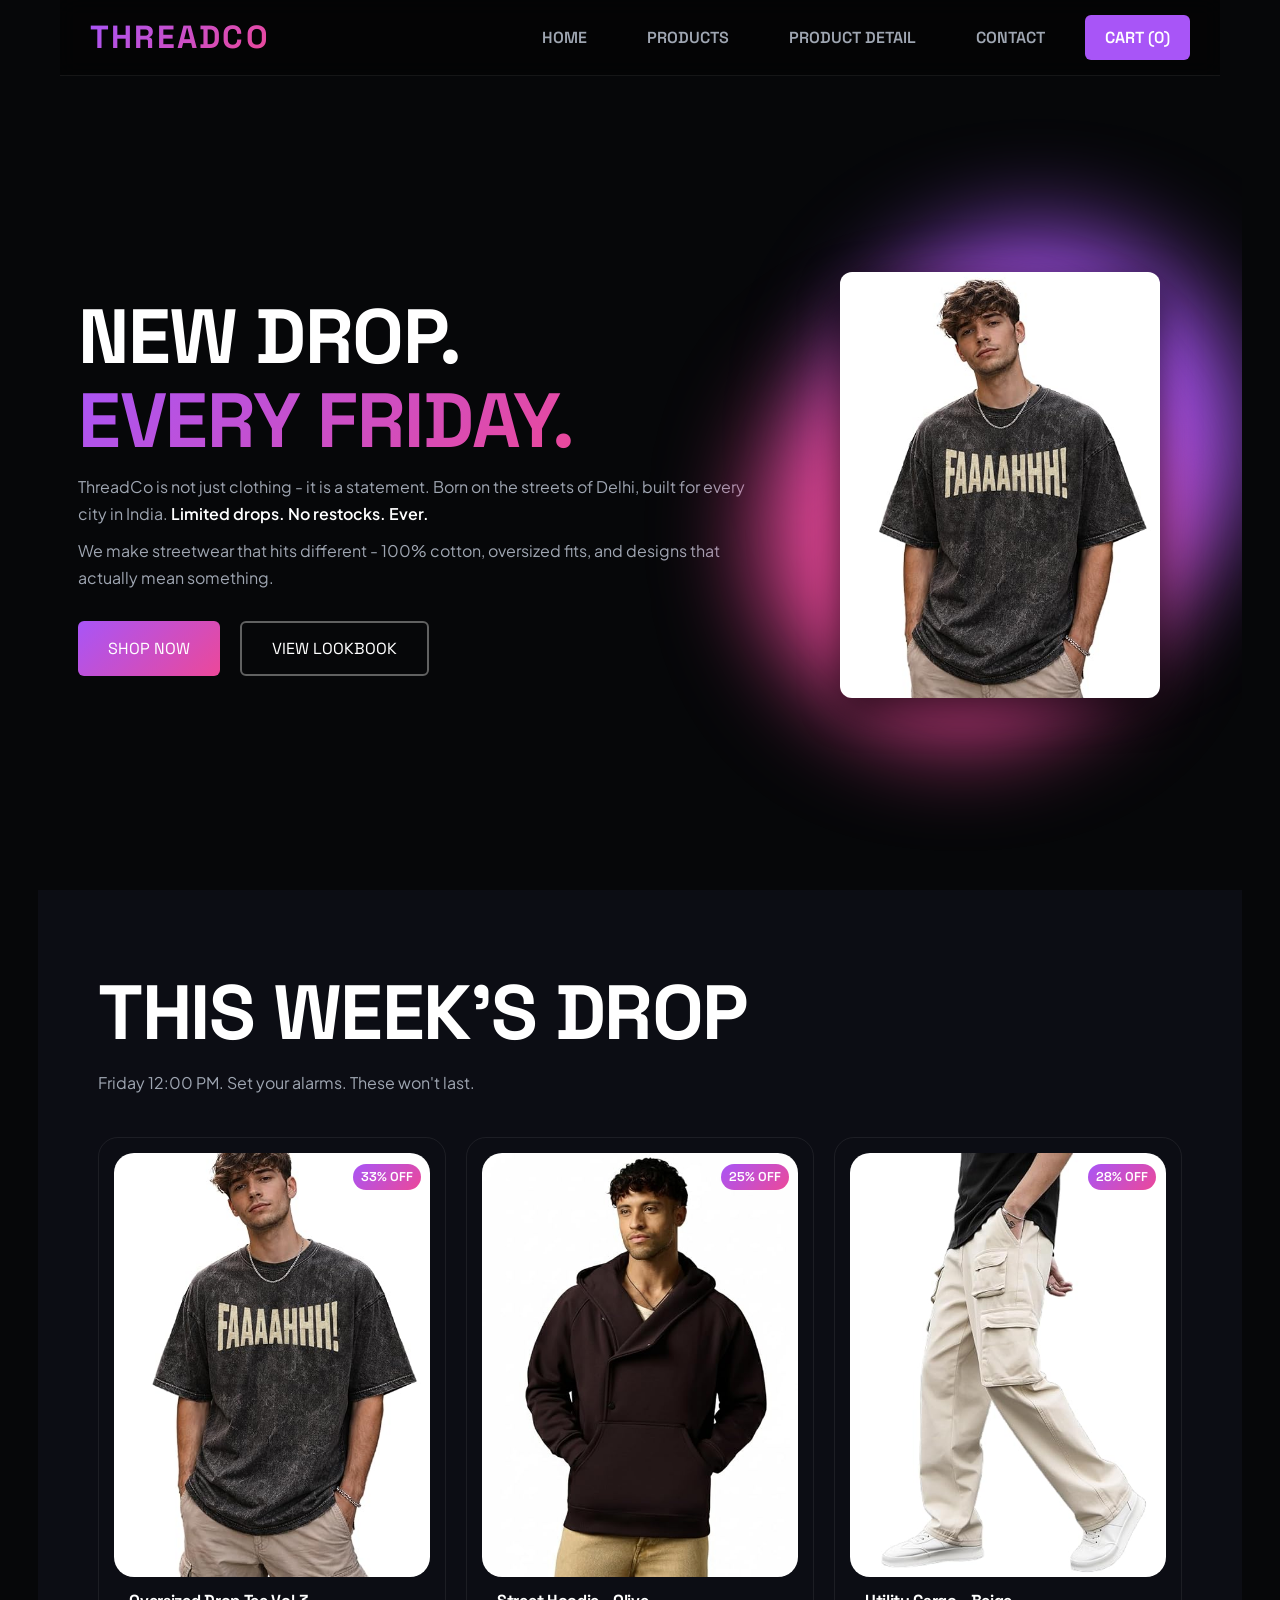
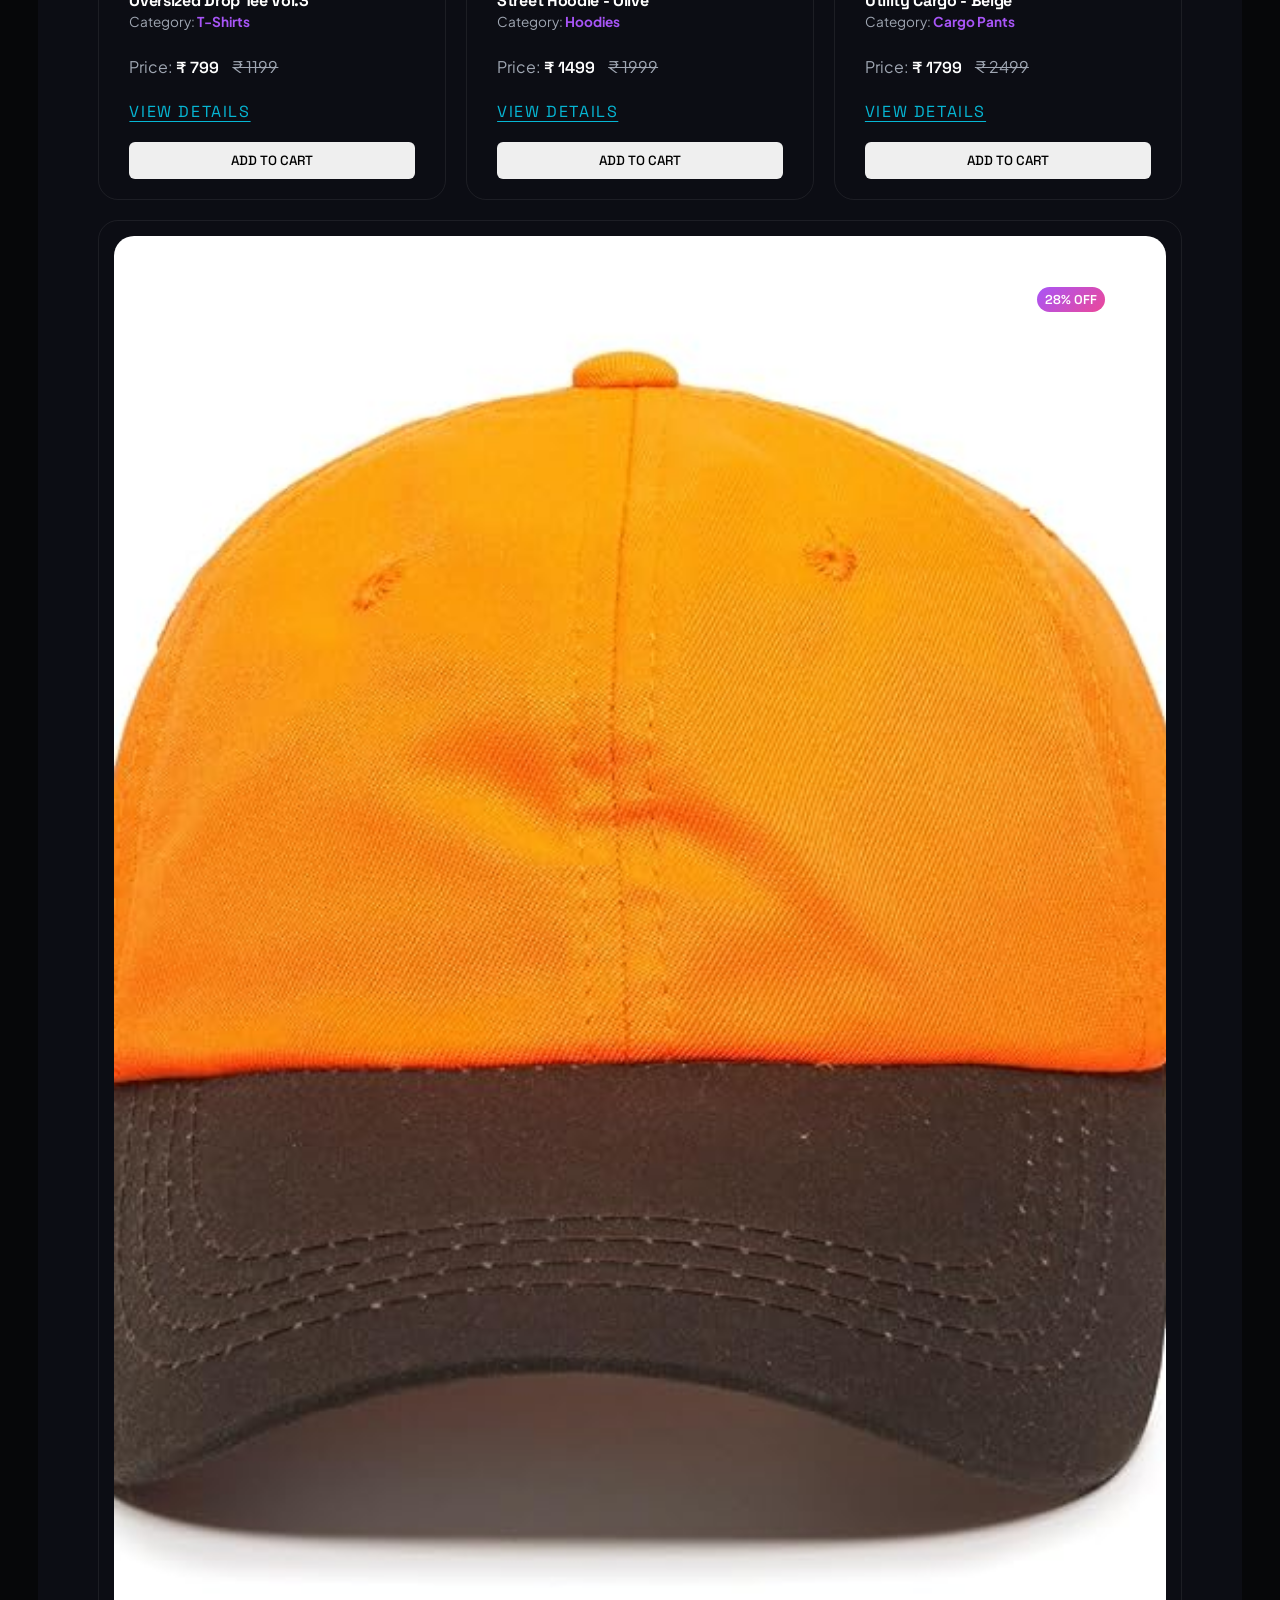
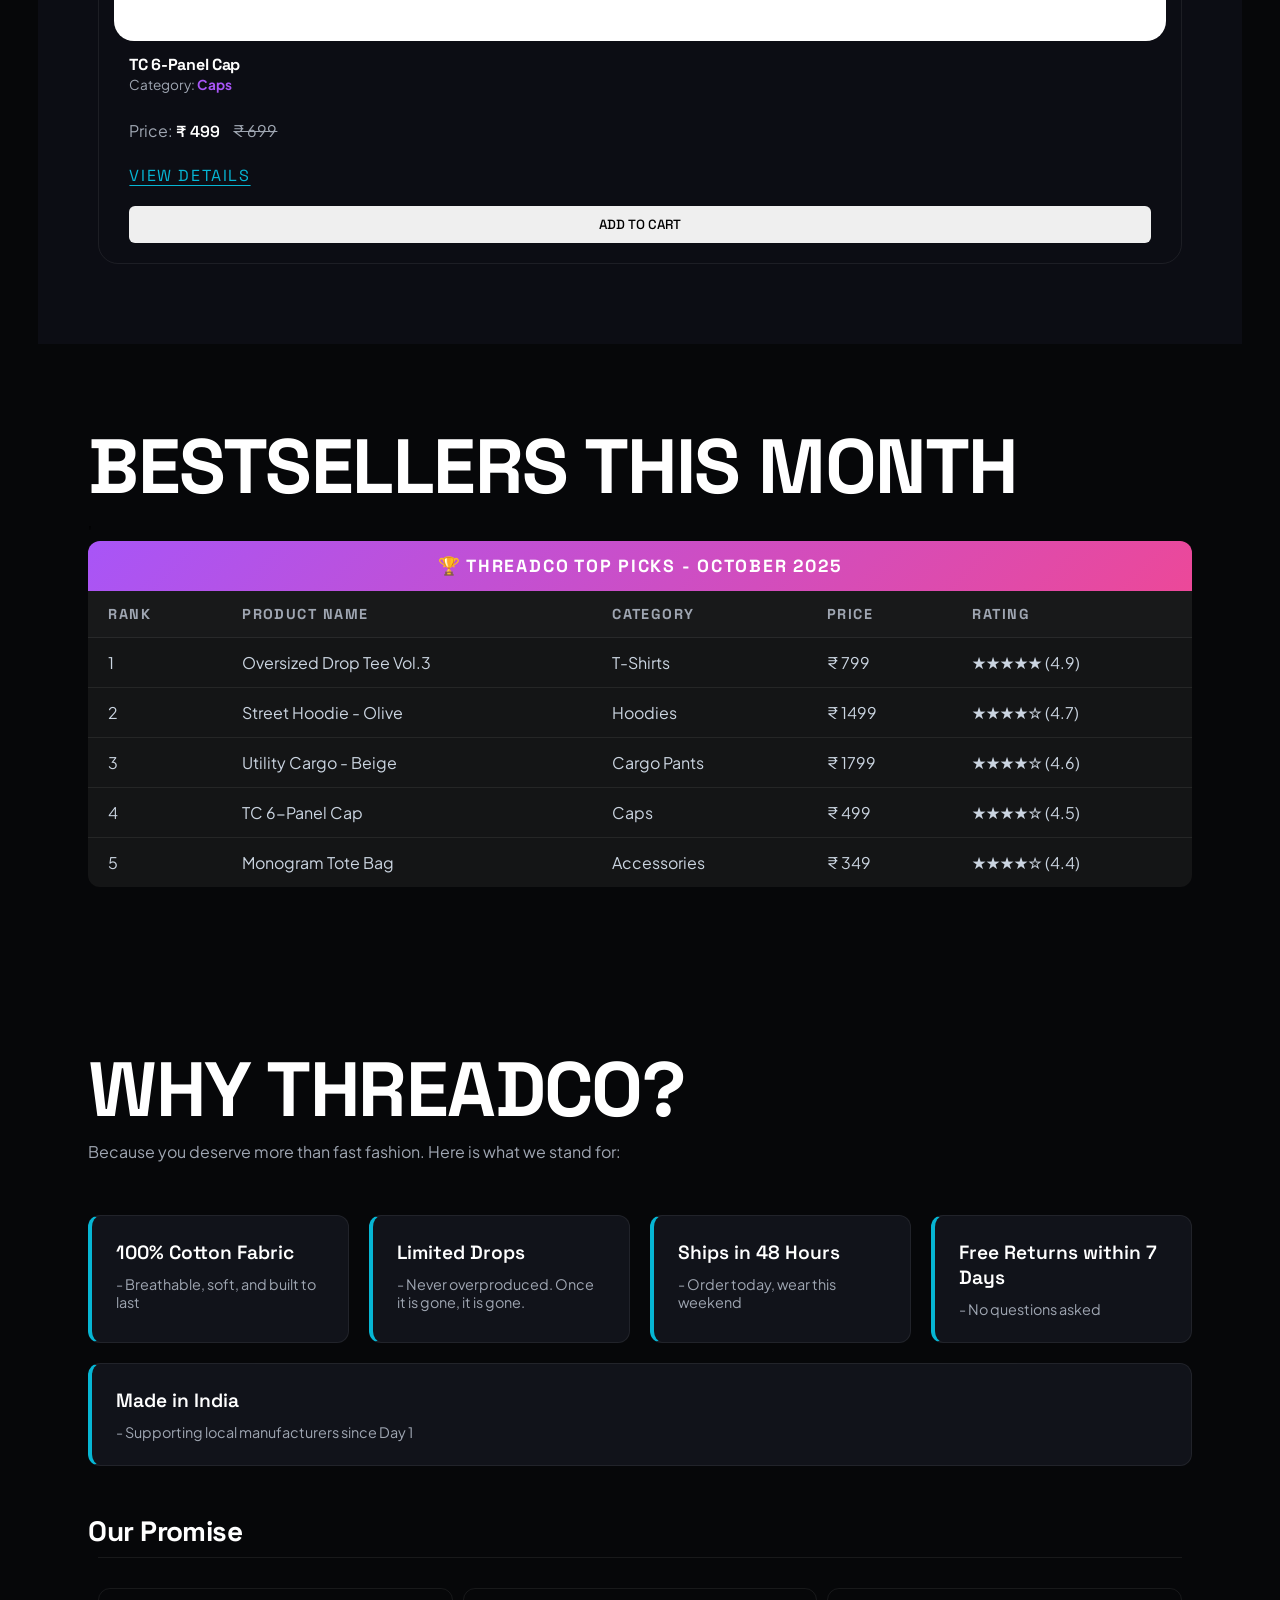
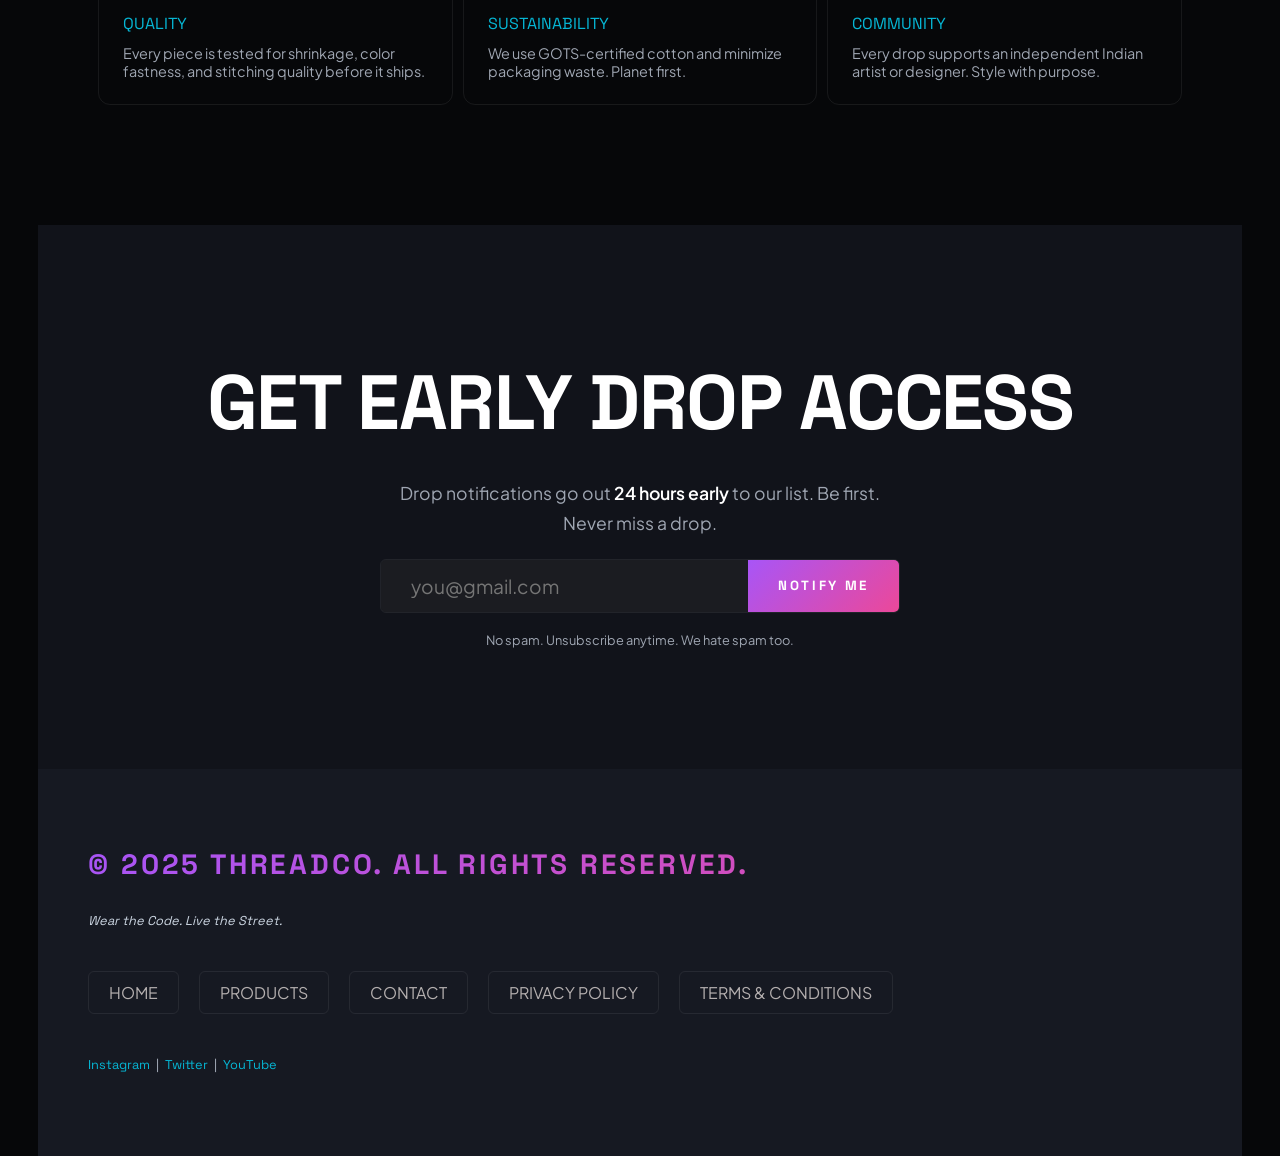
<file: index.html>
<!DOCTYPE html>
<html lang="en">

<head>
    <meta charset="UTF-8">
    <meta name="viewport" content="width=device-width, initial-scale=1.0">
    <title>ThreadCo - Wear the Code. Live the Street.</title>
    <link rel="stylesheet" href="style.css">
</head>

<body>

    <header>
        <h1>ThreadCo</h1>
        <nav>
            <ul>
                <li><a href="index.html">Home</a></li>
                <li><a href="products.html">Products</a></li>
                <li><a href="product.html">Product Detail</a></li>
                <li><a href="contact.html">Contact</a></li>
                <li><a href="#">Cart (0)</a></li>
            </ul>
        </nav>
    </header>

    <main>
        <section id="hero">
            <div class="left-hero">
                <h2>New Drop. <br> <span id="gradient-text">Every Friday.</span></h2>
                <p>ThreadCo is not just clothing - it is a statement. Born on the streets of Delhi, built for every city
                    in
                    India. <strong>Limited drops. No restocks. Ever.</strong></p>
                <p>We make streetwear that hits different - 100% cotton, oversized fits, and designs that actually mean
                    something.</p>
                <div id="cta">
                    <a href="products.html" class="btn1">Shop Now</a>
                    <a href="products.html" class="btn2">View Lookbook</a>
                </div>
            </div>
            <div class="right-hero">
                <div class="glow orb1"></div>
                <div class="glow orb2"></div>
                <div class="right-hero-image">
                    <img src="images/product 1.jpg" alt="">
                </div>
            </div>
        </section>


        <section id="week-drop">
            <h2>This Week's Drop</h2>
            <p>Friday 12:00 PM. Set your alarms. These won't last.</p>

            <div class="cards">
                <article>
                    <figure>
                        <img src="images/product 1.jpg" alt="ThreadCo Oversized Drop Tee Vol.3 in Black">
                        <figcaption>Oversized Drop Tee Vol.3</figcaption>
                    </figure>

                    <h3>Oversized Drop Tee Vol.3</h3>
                    <p>Category: <span>T-Shirts</span></p>
                    <p>Price: <strong>&#8377; 799</strong> <s>&#8377; 1199</s> </p>
                    <p><mark>33% OFF</mark></p>

                    <a href="product.html">View Details</a>
                    <button type="button">Add to Cart</button>

                </article>

                <article>
                    <figure>
                        <img src="images/product 2.jpg" alt="ThreadCo Street Hoodie in Olive Green">
                        <figcaption>Street Hoodie - Olive</figcaption>
                    </figure>

                    <h3>Street Hoodie - Olive</h3>
                    <p>Category: <span>Hoodies</span></p>
                    <p>Price: <strong>&#8377; 1499</strong> <s>&#8377; 1999</s></p>
                    <p><mark>25% OFF</mark></p>
                    <a href="product.html">View Details</a>
                    <button type="button">Add to Cart</button>
                </article>

                <article>
                    <figure>
                        <img src="images/product 3.jpg" alt="ThreadCo Cargo Pants in Beige">
                        <figcaption>Utility Cargo - Beige</figcaption>
                    </figure>
                    <h3>Utility Cargo - Beige</h3>
                    <p>Category: <span>Cargo Pants</span></p>
                    <p>Price: <strong>&#8377; 1799</strong> <s>&#8377; 2499</s></p>
                    <p><mark>28% OFF</mark></p>
                    <a href="product.html">View Details</a>
                    <button type="button">Add to Cart</button>

                </article>

                <article>
                    <figure>
                        <img src="images/product 4.jpg" alt="ThreadCo 6-Panel Cap in Black">
                        <figcaption>TC 6-Panel Cap</figcaption>
                    </figure>
                    <h3>TC 6-Panel Cap</h3>
                    <p>Category: <span>Caps</span></p>
                    <p>Price: <strong>&#8377; 499</strong> <s>&#8377; 699</s></p>
                    <p><mark>28% OFF</mark></p>
                    <a href="product.html">View Details</a>
                    <button type="button">Add to Cart</button>
                </article>
            </div>

        </section>

        <section class="best-sellers" id="best-sellers-month">
            <h2>Bestsellers This Month</h2>'
            <div class="table-scroll">
                <table>
                    <tr>
                        <th colspan="5">&#127942; ThreadCo Top Picks - October 2025</th>
                    </tr>
                    <tr>
                        <th>Rank</th>
                        <th>Product Name</th>
                        <th>Category</th>
                        <th>Price</th>
                        <th>Rating</th>
                    </tr>
                    <tr>
                        <td>1</td>
                        <td>Oversized Drop Tee Vol.3</td>
                        <td>T-Shirts</td>
                        <td>&#8377; 799</td>
                        <td>&#9733;&#9733;&#9733;&#9733;&#9733; (4.9)</td>
                    </tr>
                    <tr>
                        <td>2</td>
                        <td>Street Hoodie - Olive</td>
                        <td>Hoodies</td>
                        <td>&#8377; 1499</td>
                        <td>&#9733;&#9733;&#9733;&#9733;&#9734; (4.7)</td>
                    </tr>
                    <tr>
                        <td>3</td>
                        <td>Utility Cargo - Beige</td>
                        <td>Cargo Pants</td>
                        <td>&#8377; 1799</td>
                        <td>&#9733;&#9733;&#9733;&#9733;&#9734; (4.6)</td>
                    </tr>
                    <tr nishant="hii">
                        <td>4</td>
                        <td>TC 6-Panel Cap</td>
                        <td>Caps</td>
                        <td>&#8377; 499</td>
                        <td>&#9733;&#9733;&#9733;&#9733;&#9734; (4.5)</td>
                    </tr>
                    <tr>
                        <td>5</td>
                        <td>Monogram Tote Bag</td>
                        <td>Accessories</td>
                        <td>&#8377; 349</td>
                        <td>&#9733;&#9733;&#9733;&#9733;&#9734; (4.4)</td>
                    </tr>
                </table>
            </div>
        </section>


        <section id="why-threadco">

            <h2>Why ThreadCo?</h2>
            <p>Because you deserve more than fast fashion. Here is what we stand for:</p>
            <ul>
                <li><strong>100% Cotton Fabric </strong>- Breathable, soft, and built to last</li>
                <li><strong>Limited Drops </strong>- Never overproduced. Once it is gone, it is gone.</li>
                <li><strong>Ships in 48 Hours</strong> - Order today, wear this weekend</li>
                <li><strong>Free Returns within 7 Days </strong>- No questions asked</li>
                <li><strong>Made in India </strong>- Supporting local manufacturers since Day 1</li>
            </ul>

            <h3>Our Promise</h3>

            <dl>
                <section>
                    <dt>Quality</dt>
                    <dd>Every piece is tested for shrinkage, color fastness, and stitching quality before it ships.</dd>
                </section>
                <section>
                    <dt>Sustainability</dt>
                    <dd>We use GOTS-certified cotton and minimize packaging waste. Planet first.</dd>
                </section>
                <section>
                    <dt>Community</dt>
                    <dd>Every drop supports an independent Indian artist or designer. Style with purpose.</dd>
                </section>
            </dl>
        </section>


        <section id="get-early">
            <h2>Get Early Drop Access</h2>
            <p>Drop notifications go out <strong>24 hours early</strong> to our list. Be first. Never miss a drop.</p>
            <form action="">
                <!-- <label for="email">Your Email:</label> -->
                <input type="email" id="email" name="email" placeholder="you@gmail.com" required>
                <button type="submit">Notify Me</button>
            </form>
            <br>
            <small>No spam. Unsubscribe anytime. We hate spam too.</small>
        </section>
    </main>


    <footer id="footer">
        <h3>&copy; 2025 ThreadCo. All rights reserved.</h3>
        <p><em>Wear the Code. Live the Street.</em></p>
        <nav>
            <ul>
                <li><a href="index.html">Home</a></li>
                <li><a href="products.html">Products</a></li>
                <li><a href="contact.html">Contact</a></li>
                <li><a href="#">Privacy Policy</a></li>
                <li><a href="#">Terms &amp; Conditions</a></li>
            </ul>
        </nav>

        <p>
            <a href="https://instagram.com" target="_blank">Instagram</a>
            &nbsp;|&nbsp;
            <a href="https://twitter.com" target="_blank">Twitter</a>
            &nbsp;|&nbsp;
            <a href="https://youtube.com" target="_blank">YouTube</a>
        </p>
    </footer>

</body>

</html>
</file>
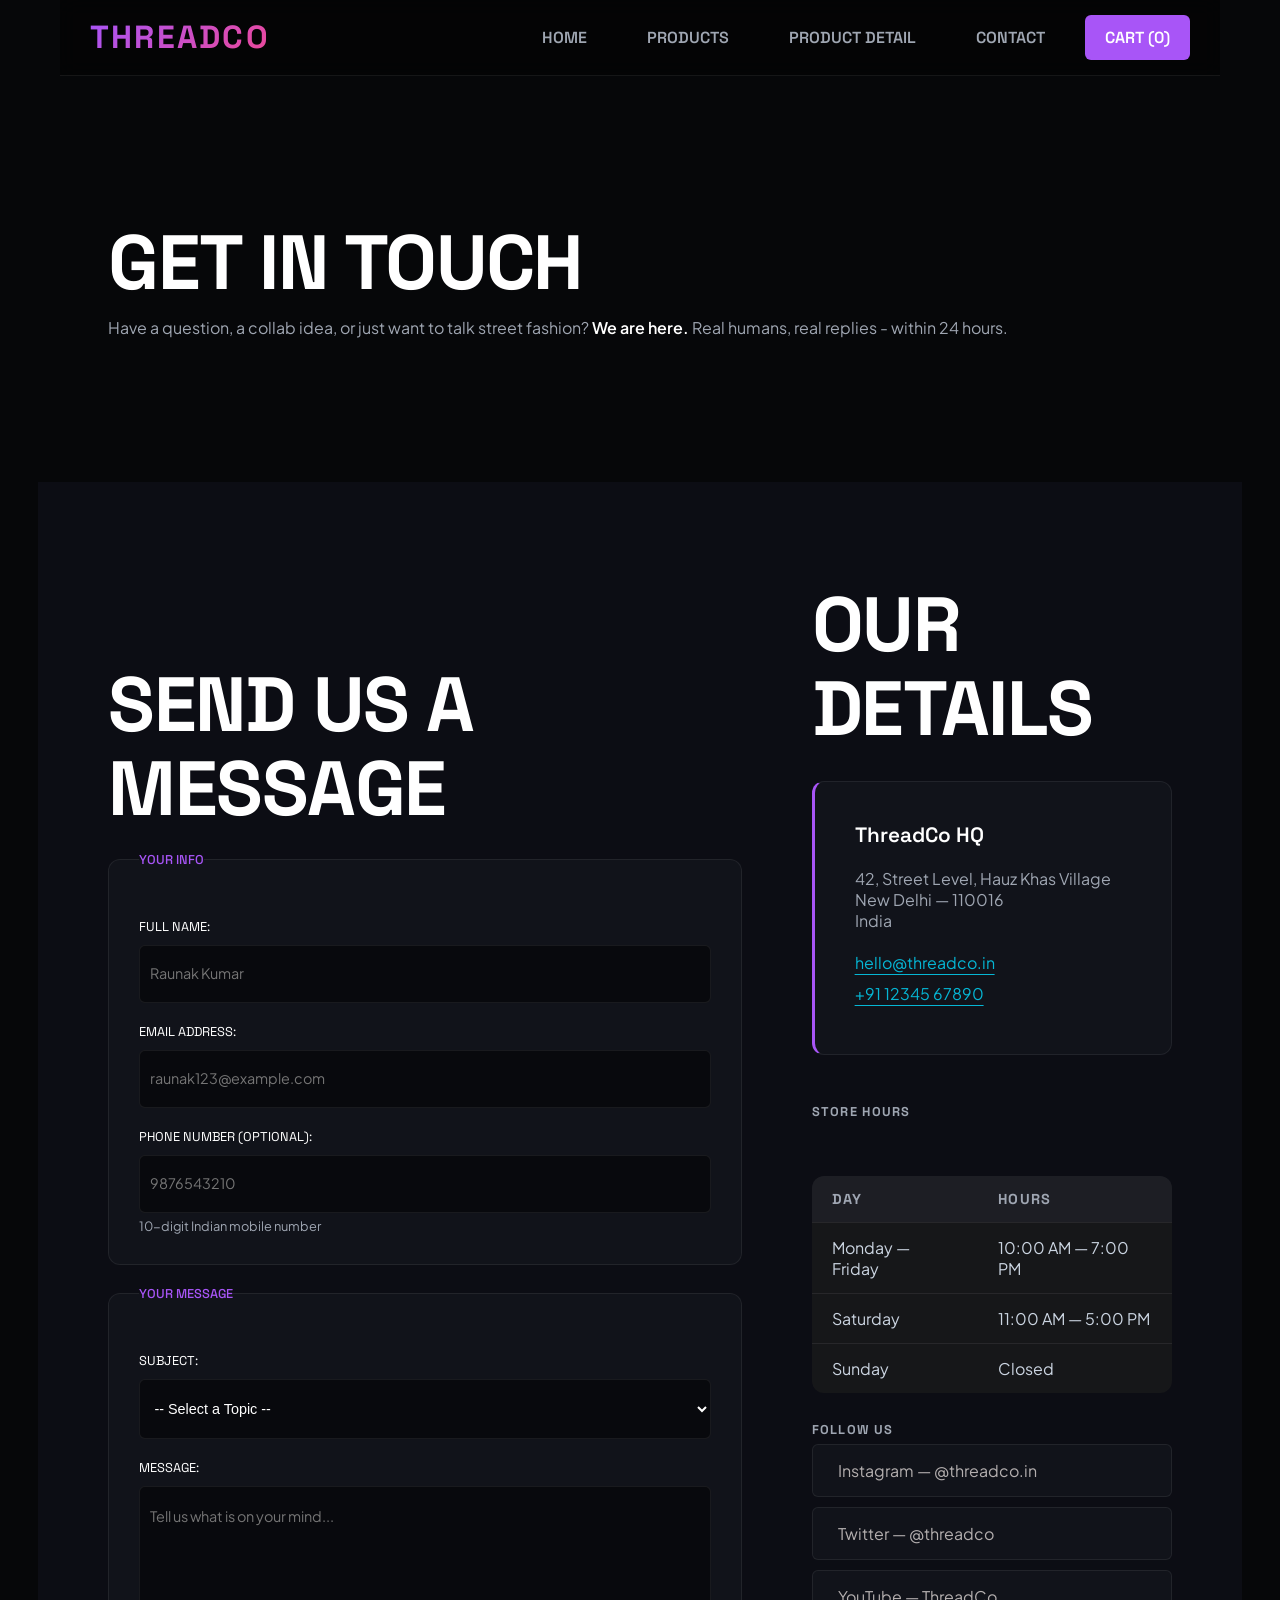
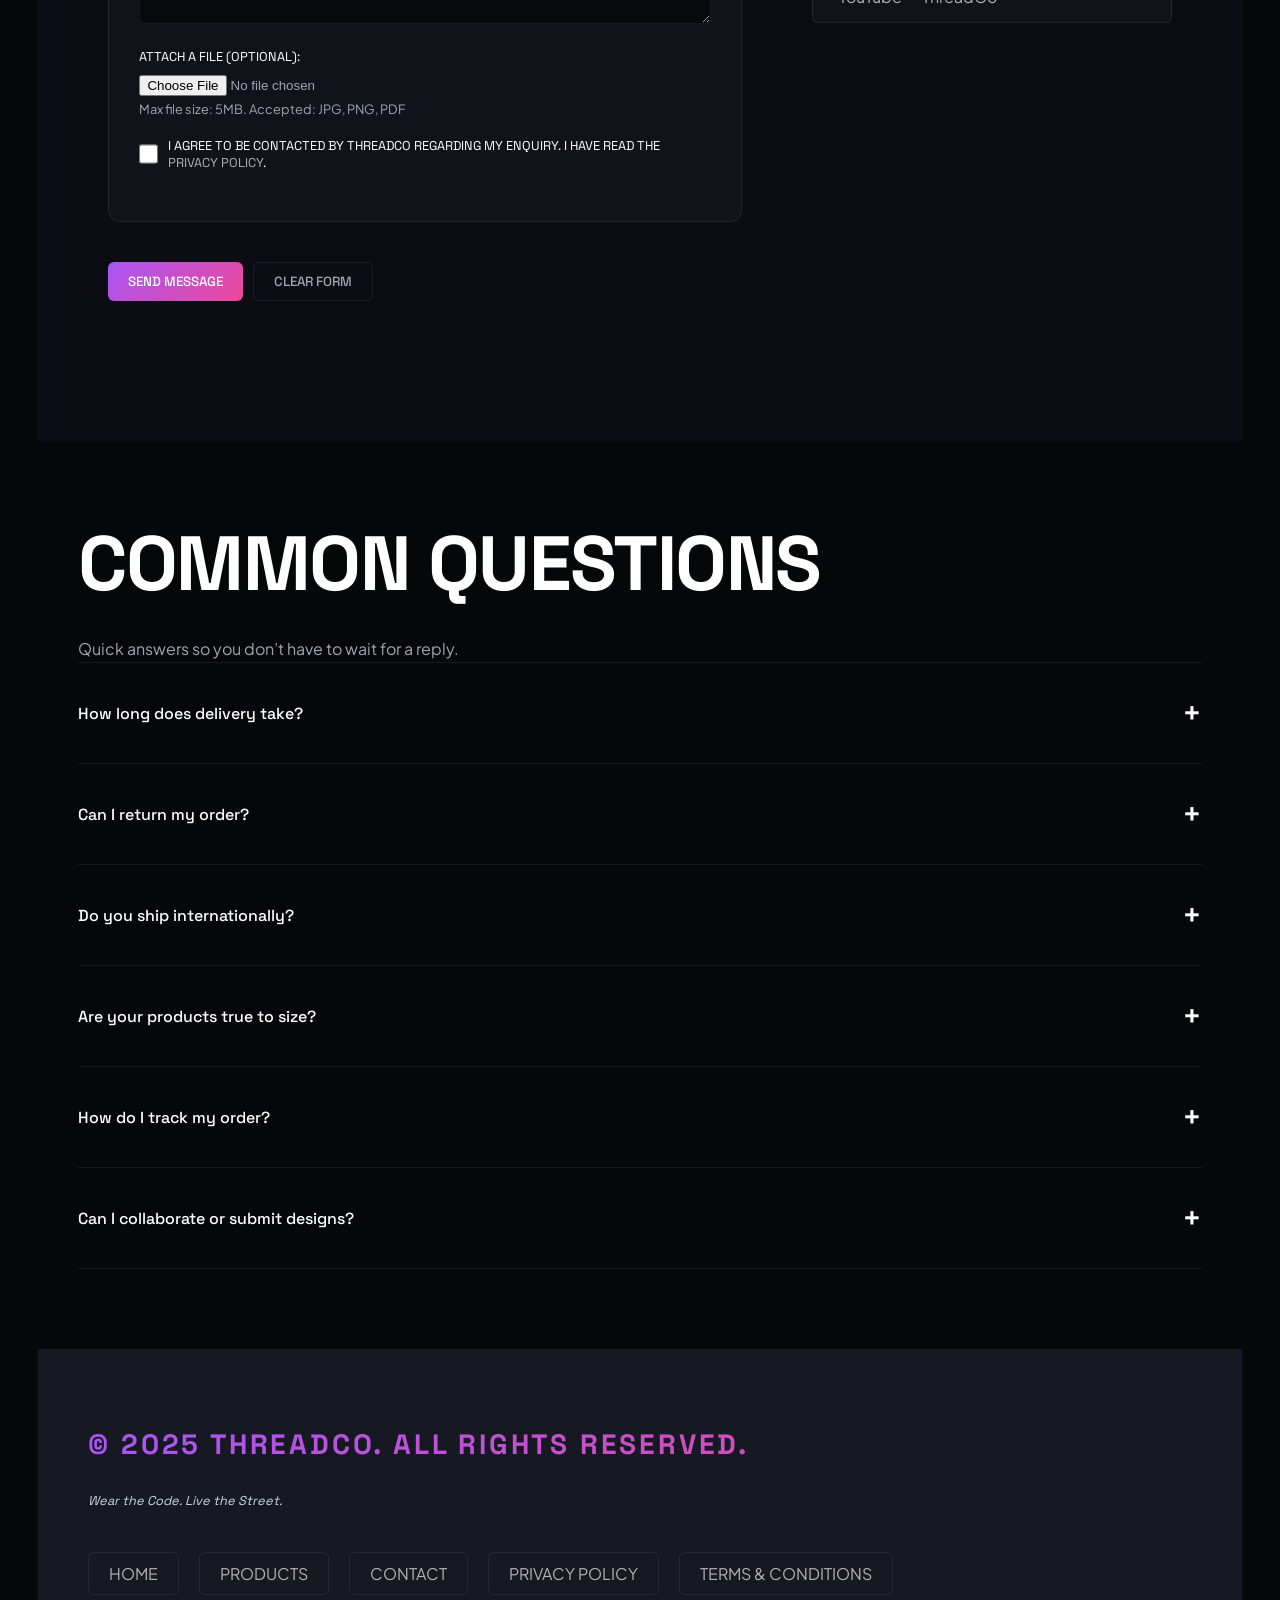
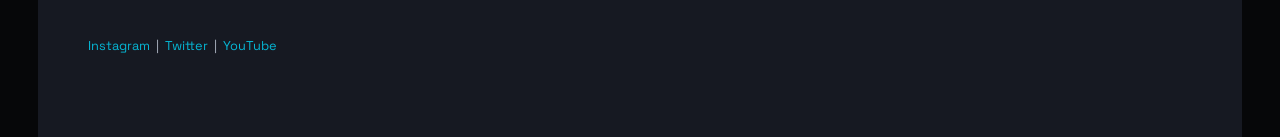
<file: contact.html>
<!DOCTYPE html>
<html lang="en">

<head>
    <meta charset="UTF-8">
    <meta name="viewport" content="width=device-width, initial-scale=1.0">
    <title>Contact - ThreadCo</title>
    <link rel="stylesheet" href="style.css">
    <!-- <style>
        table,
        tr,
        td,
        th {
            border: 1px solid black;
            border-collapse: collapse;
        }
    </style> -->
</head>

<body>
    <header>
        <h1>ThreadCo</h1>
        <!-- <p><em>Wear the Code. Live the Street.</em></p> -->
        <nav>
            <ul>
                <li><a href="index.html">Home</a></li>
                <li><a href="products.html">Products</a></li>
                <li><a href="product.html">Product Detail</a></li>
                <li><a href="contact.html">Contact</a></li>
                <li><a href="#">Cart (0)</a></li>
            </ul>
        </nav>
    </header>

    <main>
        <section class="get-in-touch">
            <h2>Get In Touch</h2>
            <p>Have a question, a collab idea, or just want to talk street fashion? <strong>We are here.</strong> Real
                humans, real replies - within 24 hours.</p>
        </section>


        <div class="details">
            <section class="send-us-message">
                <h2>Send Us a Message</h2>

                <form action="">

                    <fieldset>
                        <legend>Your Info</legend>

                        <label for="fullname">Full Name:</label>
                        <input type="text" id="fullname" name="fullname" placeholder="Raunak Kumar" required
                            minlength="2" maxlength="60">


                        <label for="email">Email Address:</label>
                        <input type="email" id="email" name="email" placeholder="raunak123@example.com" required>


                        <label for="phone">Phone Number (optional):</label>
                        <input type="tel" id="phone" name="phone" placeholder="9876543210">

                        <small>10-digit Indian mobile number</small>
                    </fieldset>



                    <fieldset>
                        <legend>Your Message</legend>

                        <label for="subject">Subject:</label>
                        <select id="subject" name="subject" required>
                            <option value="">-- Select a Topic --</option>
                            <option value="order-issue">Order Issue</option>
                            <option value="return-refund">Return / Refund</option>
                            <option value="collaboration">Collaboration / Partnership</option>
                            <option value="wholesale">Wholesale Enquiry</option>
                            <option value="general">General Query</option>
                        </select>


                        <label for="message">Message:</label>

                        <textarea id="message" name="message" rows="6" cols="50"
                            placeholder="Tell us what is on your mind..." required minlength="20"></textarea>


                        <label for="attachment">Attach a File (optional):</label>
                        <input type="file" id="attachment" name="attachment">

                        <small>Max file size: 5MB. Accepted: JPG, PNG, PDF</small>


                        <div class="consent">
                            <input type="checkbox" id="consent" name="consent" required>
                            <label for="consent">
                                I agree to be contacted by ThreadCo regarding my enquiry.
                                I have read the <a href="#">Privacy Policy</a>.
                            </label>
                        </div>
                    </fieldset>



                    <div class="contact-btns">
                        <button type="submit">Send Message</button>
                        <button type="reset">Clear Form</button>
                    </div>

                </form>
            </section>

            <section class="our-details">
                <h2>Our Details</h2>

                <address>
                    <strong>ThreadCo HQ</strong> <br>
                    42, Street Level, Hauz Khas Village <br>
                    New Delhi — 110016 <br>
                    India
                    <br><br>
                    <a href="mailto:hello@threadco.in">hello@threadco.in</a>
                    <br>
                    <a href="tel:+911234567890">+91 12345 67890</a>
                </address>

                <div>
                    <h3>Store Hours</h3>
                    <div class="table-scroll">
                        <table>
                            <tr>
                                <th>Day</th>
                                <th>Hours</th>
                            </tr>
                            <tr>
                                <td>Monday — Friday</td>
                                <td>10:00 AM — 7:00 PM</td>
                            </tr>
                            <tr>
                                <td>Saturday</td>
                                <td>11:00 AM — 5:00 PM</td>
                            </tr>
                            <tr>
                                <td>Sunday</td>
                                <td>Closed</td>
                            </tr>
                        </table>
                    </div>
                </div>

                <div>
                    <h3>Follow Us</h3>
                    <ul>
                        <li><a href="https://instagram.com" target="_blank">Instagram &mdash; @threadco.in</a></li>
                        <li><a href="https://twitter.com" target="_blank">Twitter &mdash; @threadco</a></li>
                        <li><a href="https://youtube.com" target="_blank">YouTube &mdash; ThreadCo</a></li>
                    </ul>
                </div>

            </section>
        </div>


        <section class="common-questions">

            <h2>Common Questions</h2>
            <p>Quick answers so you don&rsquo;t have to wait for a reply.</p>
            <details>
                <summary>How long does delivery take?</summary>
                <p>
                    We ship within <strong>48 hours</strong> of order confirmation.
                    Standard delivery takes <strong>3&mdash;5 business days</strong> across India.
                    Express delivery (1&mdash;2 days) is available at checkout for select pin codes.
                </p>
            </details>

            <details>
                <summary>Can I return my order?</summary>
                <p>
                    Yes! We offer <strong>free returns within 7 days</strong> of delivery.
                    The item must be unworn, unwashed, and in its original packaging with all tags attached.
                    Initiate your return from the Orders section of your account.
                </p>
            </details>

            <details>
                <summary>Do you ship internationally?</summary>
                <p>
                    Not yet &mdash; but we&rsquo;re working on it.
                    International shipping is planned for early 2026.
                    Sign up for our newsletter to get notified first.
                </p>
            </details>

            <details>
                <summary>Are your products true to size?</summary>
                <p>
                    ThreadCo tees and hoodies are <strong>oversized by design</strong>.
                    If you prefer a more fitted look, we recommend sizing down.
                    Check the <a href="product.html#size-chart">Size Guide</a> on any product page for exact
                    measurements.
                </p>
            </details>

            <details>
                <summary>How do I track my order?</summary>
                <p>
                    Once your order ships, you will receive a tracking link via SMS and email.
                    You can also track your order by entering your order ID on our
                    <a href="#">Order Tracking page</a>.
                </p>
            </details>

            <details>
                <summary>Can I collaborate or submit designs?</summary>
                <p>
                    Absolutely. ThreadCo works with independent Indian artists on every drop.
                    If you have a design concept or want to collab, reach out via the form above
                    and select <strong>&ldquo;Collaboration / Partnership&rdquo;</strong> as the subject.
                    We read every single message.
                </p>
            </details>

        </section>
    </main>

    <footer id="footer">
        <h3>&copy; 2025 ThreadCo. All rights reserved.</h3>
        <p><em>Wear the Code. Live the Street.</em></p>
        <nav>
            <ul>
                <li><a href="index.html">Home</a></li>
                <li><a href="products.html">Products</a></li>
                <li><a href="contact.html">Contact</a></li>
                <li><a href="#">Privacy Policy</a></li>
                <li><a href="#">Terms &amp; Conditions</a></li>
            </ul>
        </nav>

        <p>
            <a href="https://instagram.com" target="_blank">Instagram</a>
            &nbsp;|&nbsp;
            <a href="https://twitter.com" target="_blank">Twitter</a>
            &nbsp;|&nbsp;
            <a href="https://youtube.com" target="_blank">YouTube</a>
        </p>
    </footer>

</body>

</html>
</file>
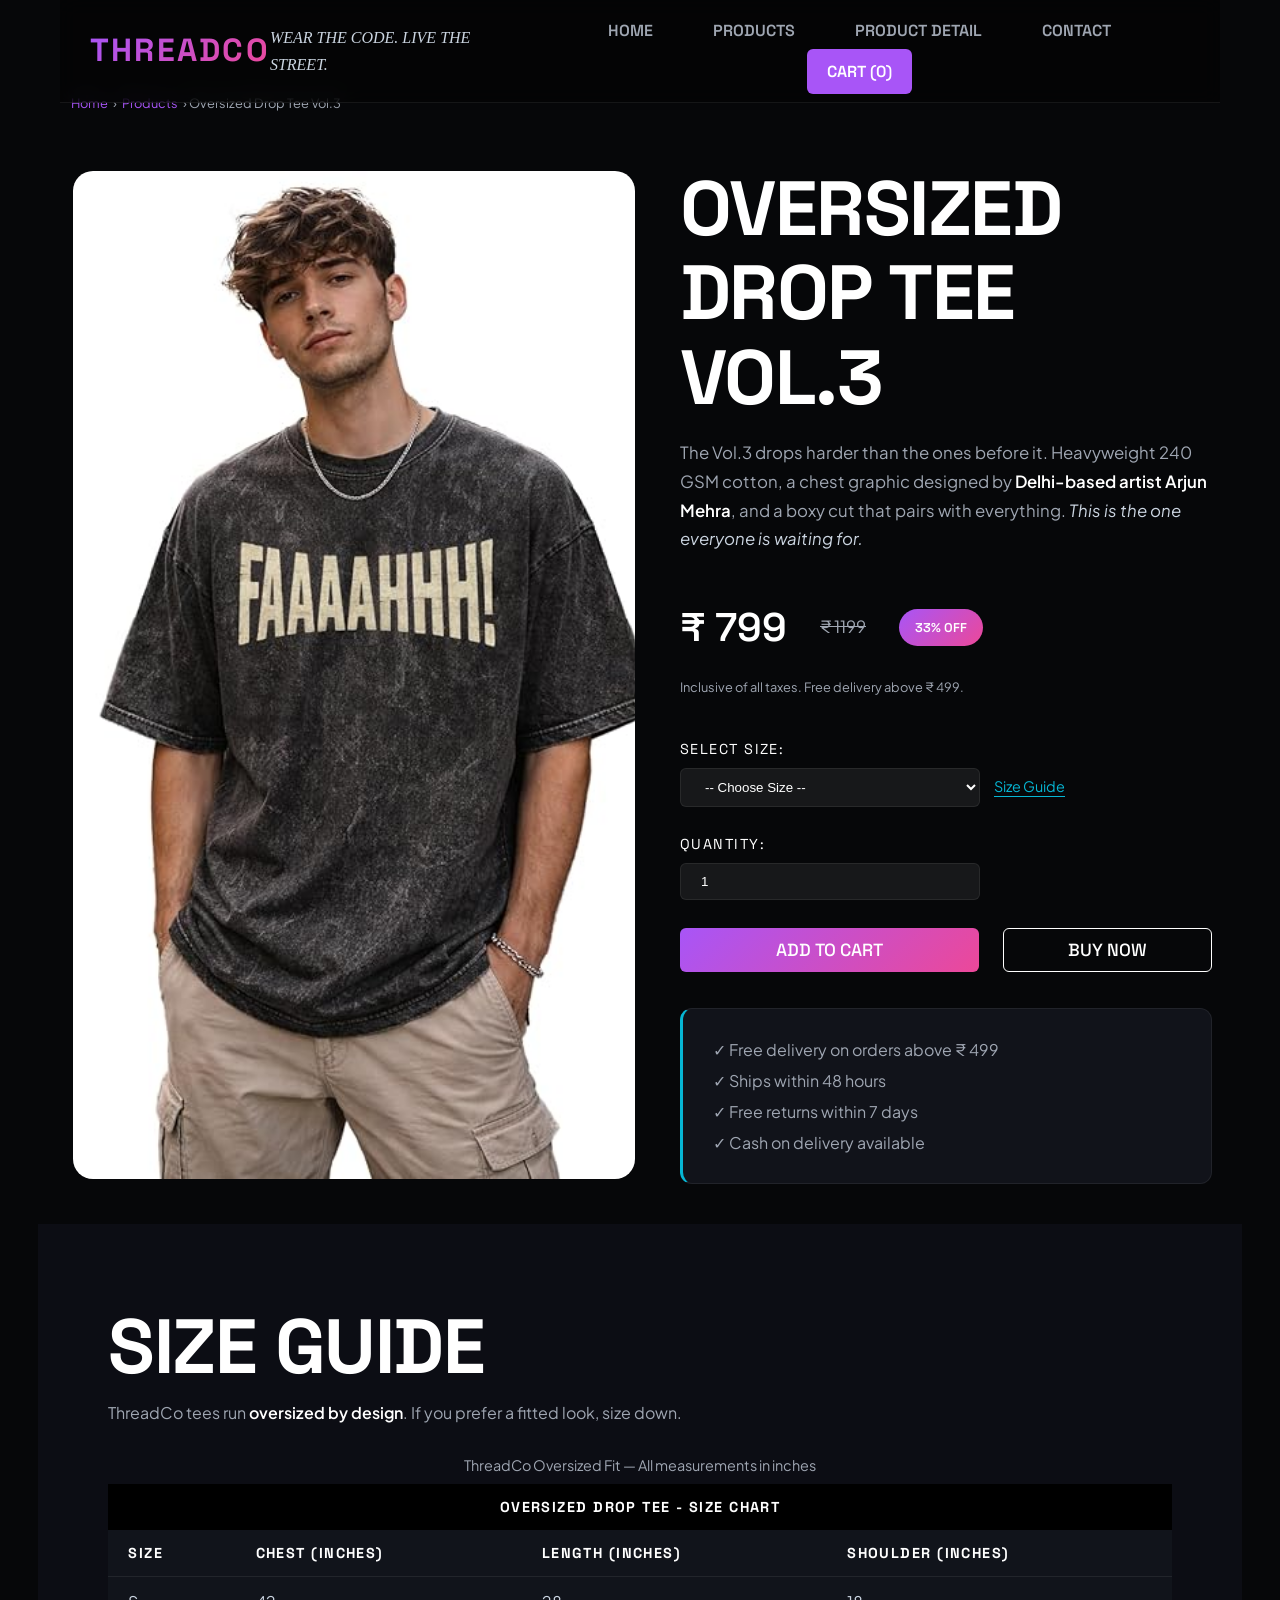
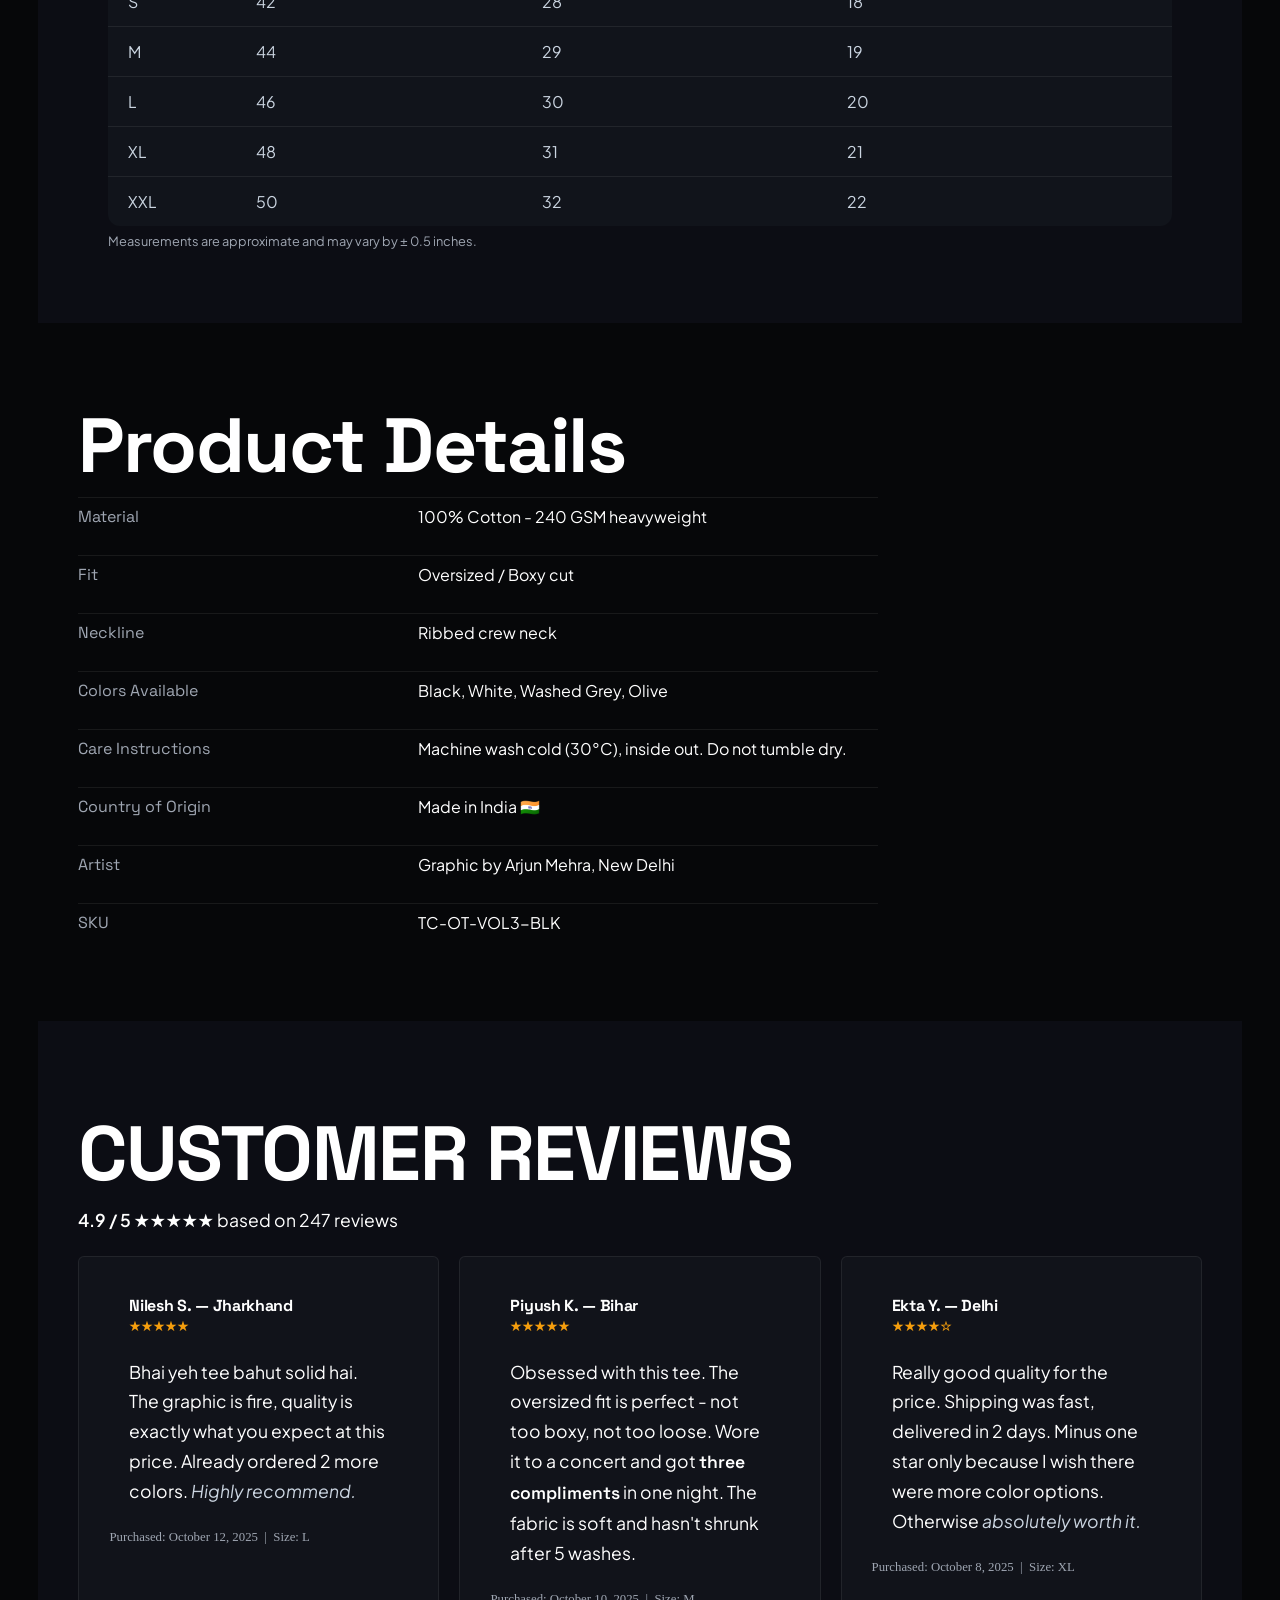
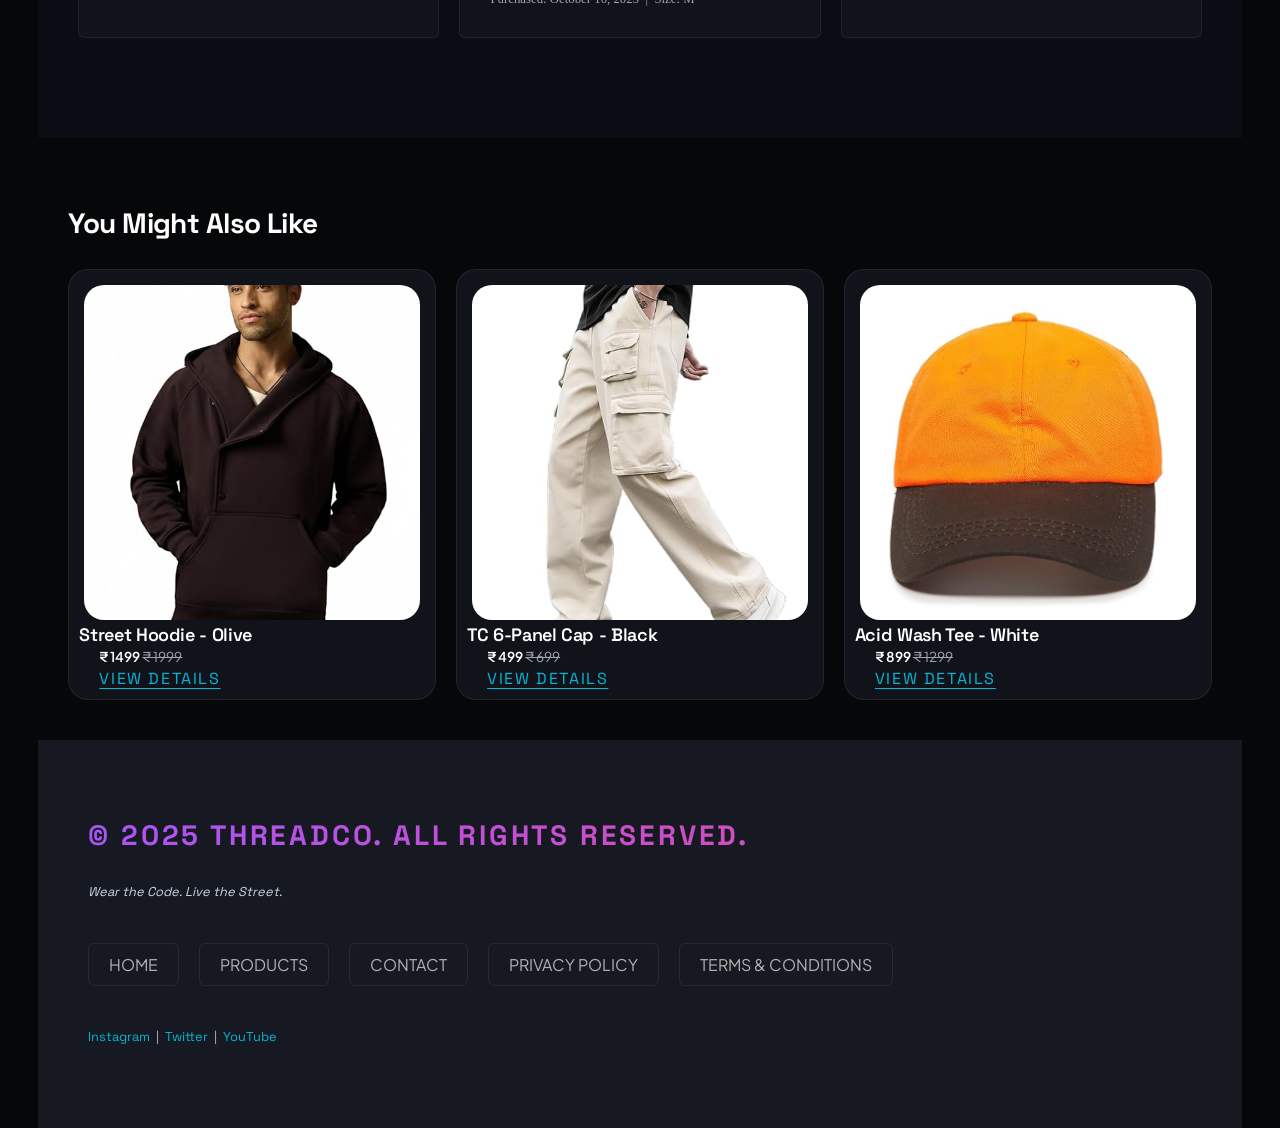
<file: product.html>
<!DOCTYPE html>
<html lang="en">

<head>
    <meta charset="UTF-8">
    <meta name="viewport" content="width=device-width, initial-scale=1.0">
    <title>Contact - ThreadCo</title>
    <link rel="stylesheet" href="style.css">
    <!-- <style>
        table,
        tr,
        td,
        th {
            border: 1px solid black;
            border-collapse: collapse;
        }
    </style> -->
</head>

<body>
    <header>
        <h1>ThreadCo</h1>
        <p><em>Wear the Code. Live the Street.</em></p>
        <nav>
            <ul>
                <li><a href="index.html">Home</a></li>
                <li><a href="products.html">Products</a></li>
                <li><a href="product.html">Product Detail</a></li>
                <li><a href="contact.html">Contact</a></li>
                <li><a href="#">Cart (0)</a></li>
            </ul>
        </nav>
    </header>

    <main>

        <nav aria-label="breadcrumb">
            <a href="index.html">Home</a>
            &rsaquo;
            <a href="products.html">Products</a>
            &rsaquo;
            Oversized Drop Tee Vol.3
        </nav>

        <section id="product-detail">
            <figure>
                <img src="images/product 1.jpg" alt="ThreadCo Oversized Drop Tee Vol.3 - front view, black colorway"
                    width="600">
                <figcaption>Oversized Drop Tee Vol.3 - Black Colorway</figcaption>
            </figure>

            <div class="product-detail-left">
                <h2>Oversized Drop Tee Vol.3</h2>
                <p>
                    The Vol.3 drops harder than the ones before it. Heavyweight 240 GSM cotton,
                    a chest graphic designed by <strong>Delhi-based artist Arjun Mehra</strong>,
                    and a boxy cut that pairs with everything.
                    <em>This is the one everyone is waiting for.</em>
                </p>

                <p>
                    <strong>&#8377; 799</strong>
                    &nbsp;
                    <s>&#8377; 1199</s>
                    &nbsp;
                    <mark>33% OFF</mark>
                </p>

                <p><small>Inclusive of all taxes. Free delivery above &#8377; 499.</small></p>

                <label for="size-select">Select Size:</label>
                <select id="size-select" name="size">
                    <option value="">-- Choose Size --</option>
                    <option value="S">S</option>
                    <option value="M">M</option>
                    <option value="L">L</option>
                    <option value="XL">XL</option>
                    <option value="XXL">XXL</option>
                </select>
                <a href="#size-chart">Size Guide</a>

                <br><br>

                <label for="quantity">Quantity:</label>
                <input type="number" id="quantity" name="quantity" value="1" min="1" max="10">

                <br><br>

                <div class="product-detail-btns">

                    <button type="button">Add to Cart</button>
                    &nbsp;
                    <button type="button">Buy Now</button>
                </div>

                <br><br>

                <ul>
                    <li>&#10003; Free delivery on orders above &#8377; 499</li>
                    <li>&#10003; Ships within 48 hours</li>
                    <li>&#10003; Free returns within 7 days</li>
                    <li>&#10003; Cash on delivery available</li>
                </ul>
            </div>
        </section>


        <section id="size-chart" class="best-sellers">
            <h2>Size Guide</h2>
            <p>ThreadCo tees run <strong>oversized by design</strong>. If you prefer a fitted look, size down.</p>

            <div class="table-scroll">
                <table>
                    <caption>ThreadCo Oversized Fit &mdash; All measurements in inches</caption>
                    <tr>
                        <th colspan="4">Oversized Drop Tee - Size Chart</th>
                    </tr>
                    <tr>
                        <th>Size</th>
                        <th>Chest (inches)</th>
                        <th>Length (inches)</th>
                        <th>Shoulder (inches)</th>
                    </tr>
                    <tr>
                        <td>S</td>
                        <td>42</td>
                        <td>28</td>
                        <td>18</td>
                    </tr>
                    <tr>
                        <td>M</td>
                        <td>44</td>
                        <td>29</td>
                        <td>19</td>
                    </tr>
                    <tr>
                        <td>L</td>
                        <td>46</td>
                        <td>30</td>
                        <td>20</td>
                    </tr>
                    <tr>
                        <td>XL</td>
                        <td>48</td>
                        <td>31</td>
                        <td>21</td>
                    </tr>
                    <tr>
                        <td>XXL</td>
                        <td>50</td>
                        <td>32</td>
                        <td>22</td>
                    </tr>
                </table>
            </div>

            <p><small>Measurements are approximate and may vary by &#177; 0.5 inches.</small></p>
        </section>

        <section id="product-details">
            <h2>Product Details</h2>
            <dl>
                <div>
                    <dt>Material</dt>
                    <dd>100% Cotton - 240 GSM heavyweight</dd>
                </div>

                <div>
                    <dt>Fit</dt>
                    <dd>Oversized / Boxy cut</dd>
                </div>

                <div>
                    <dt>Neckline</dt>
                    <dd>Ribbed crew neck</dd>
                </div>

                <div>
                    <dt>Colors Available</dt>
                    <dd>Black, White, Washed Grey, Olive</dd>
                </div>

                <div>
                    <dt>Care Instructions</dt>
                    <dd>Machine wash cold (30&deg;C), inside out. Do not tumble dry.</dd>
                </div>

                <div>
                    <dt>Country of Origin</dt>
                    <dd>Made in India &#127470;&#127475;</dd>
                </div>

                <div>
                    <dt>Artist</dt>
                    <dd>Graphic by Arjun Mehra, New Delhi</dd>
                </div>

                <div>
                    <dt>SKU</dt>
                    <dd>TC-OT-VOL3-BLK</dd>
                </div>
            </dl>
        </section>

        <section class="customer-reviews">
            <h2>Customer Reviews</h2>
            <p>
                <strong>4.9 / 5</strong>
                &#9733;&#9733;&#9733;&#9733;&#9733;
                based on 247 reviews
            </p>

            <div class="customer-reviews-details">
                <article>
                    <h3>Nilesh S. &mdash; Jharkhand</h3>
                    <p>&#9733;&#9733;&#9733;&#9733;&#9733;</p>
                    <p>
                        Bhai yeh tee bahut solid hai. The graphic is fire, quality is exactly what
                        you expect at this price. Already ordered 2 more colors.
                        <em>Highly recommend.</em>
                    </p>
                    <small>Purchased: October 12, 2025 &nbsp;|&nbsp; Size: L</small>
                </article>

                <article>
                    <h3>Piyush K. &mdash; Bihar</h3>
                    <p>&#9733;&#9733;&#9733;&#9733;&#9733;</p>
                    <p>
                        Obsessed with this tee. The oversized fit is perfect - not too boxy,
                        not too loose. Wore it to a concert and got <strong>three compliments</strong> in one night.
                        The fabric is soft and hasn't shrunk after 5 washes.
                    </p>
                    <small>Purchased: October 10, 2025 &nbsp;|&nbsp; Size: M</small>
                </article>

                <article>
                    <h3>Ekta Y. &mdash; Delhi</h3>
                    <p>&#9733;&#9733;&#9733;&#9733;&#9734;</p>
                    <p>
                        Really good quality for the price. Shipping was fast, delivered in 2 days.
                        Minus one star only because I wish there were more color options.
                        Otherwise <em>absolutely worth it.</em>
                    </p>
                    <small>Purchased: October 8, 2025 &nbsp;|&nbsp; Size: XL</small>
                </article>
            </div>
        </section>

        <section class="might-also-like">
            <h3>You Might Also Like</h3>

            <div class="also-like-items">
                <article>
                    <figure>
                        <img src="images/product 2.jpg" alt="ThreadCo Street Hoodie in Olive">
                        <figcaption>Street Hoodie - Olive</figcaption>
                    </figure>
                    <h4>Street Hoodie - Olive</h4>
                    <p><strong>&#8377; 1499</strong> <s>&#8377; 1999</s></p>
                    <a href="product.html">View Details</a>
                </article>

                <article>
                    <figure>
                        <img src="images/product 3.jpg" alt="ThreadCo TC 6-Panel Cap in Black">
                        <figcaption>TC 6-Panel Cap - Black</figcaption>
                    </figure>
                    <h4>TC 6-Panel Cap - Black</h4>
                    <p><strong>&#8377; 499</strong> <s>&#8377; 699</s></p>
                    <a href="product.html">View Details</a>
                </article>

                <article>
                    <figure>
                        <img src="images/product 4.jpg" alt="ThreadCo Acid Wash Tee in White">
                        <figcaption>Acid Wash Tee - White</figcaption>
                    </figure>
                    <h4>Acid Wash Tee - White</h4>
                    <p><strong>&#8377; 899</strong> <s>&#8377; 1299</s></p>
                    <a href="product.html">View Details</a>
                </article>
            </div>
        </section>
    </main>


    <footer id="footer">
        <h3>&copy; 2025 ThreadCo. All rights reserved.</h3>
        <p><em>Wear the Code. Live the Street.</em></p>
        <nav>
            <ul>
                <li><a href="index.html">Home</a></li>
                <li><a href="products.html">Products</a></li>
                <li><a href="contact.html">Contact</a></li>
                <li><a href="#">Privacy Policy</a></li>
                <li><a href="#">Terms &amp; Conditions</a></li>
            </ul>
        </nav>

        <p>
            <a href="https://instagram.com" target="_blank">Instagram</a>
            &nbsp;|&nbsp;
            <a href="https://twitter.com" target="_blank">Twitter</a>
            &nbsp;|&nbsp;
            <a href="https://youtube.com" target="_blank">YouTube</a>
        </p>
    </footer>

</body>

</html>
</file>
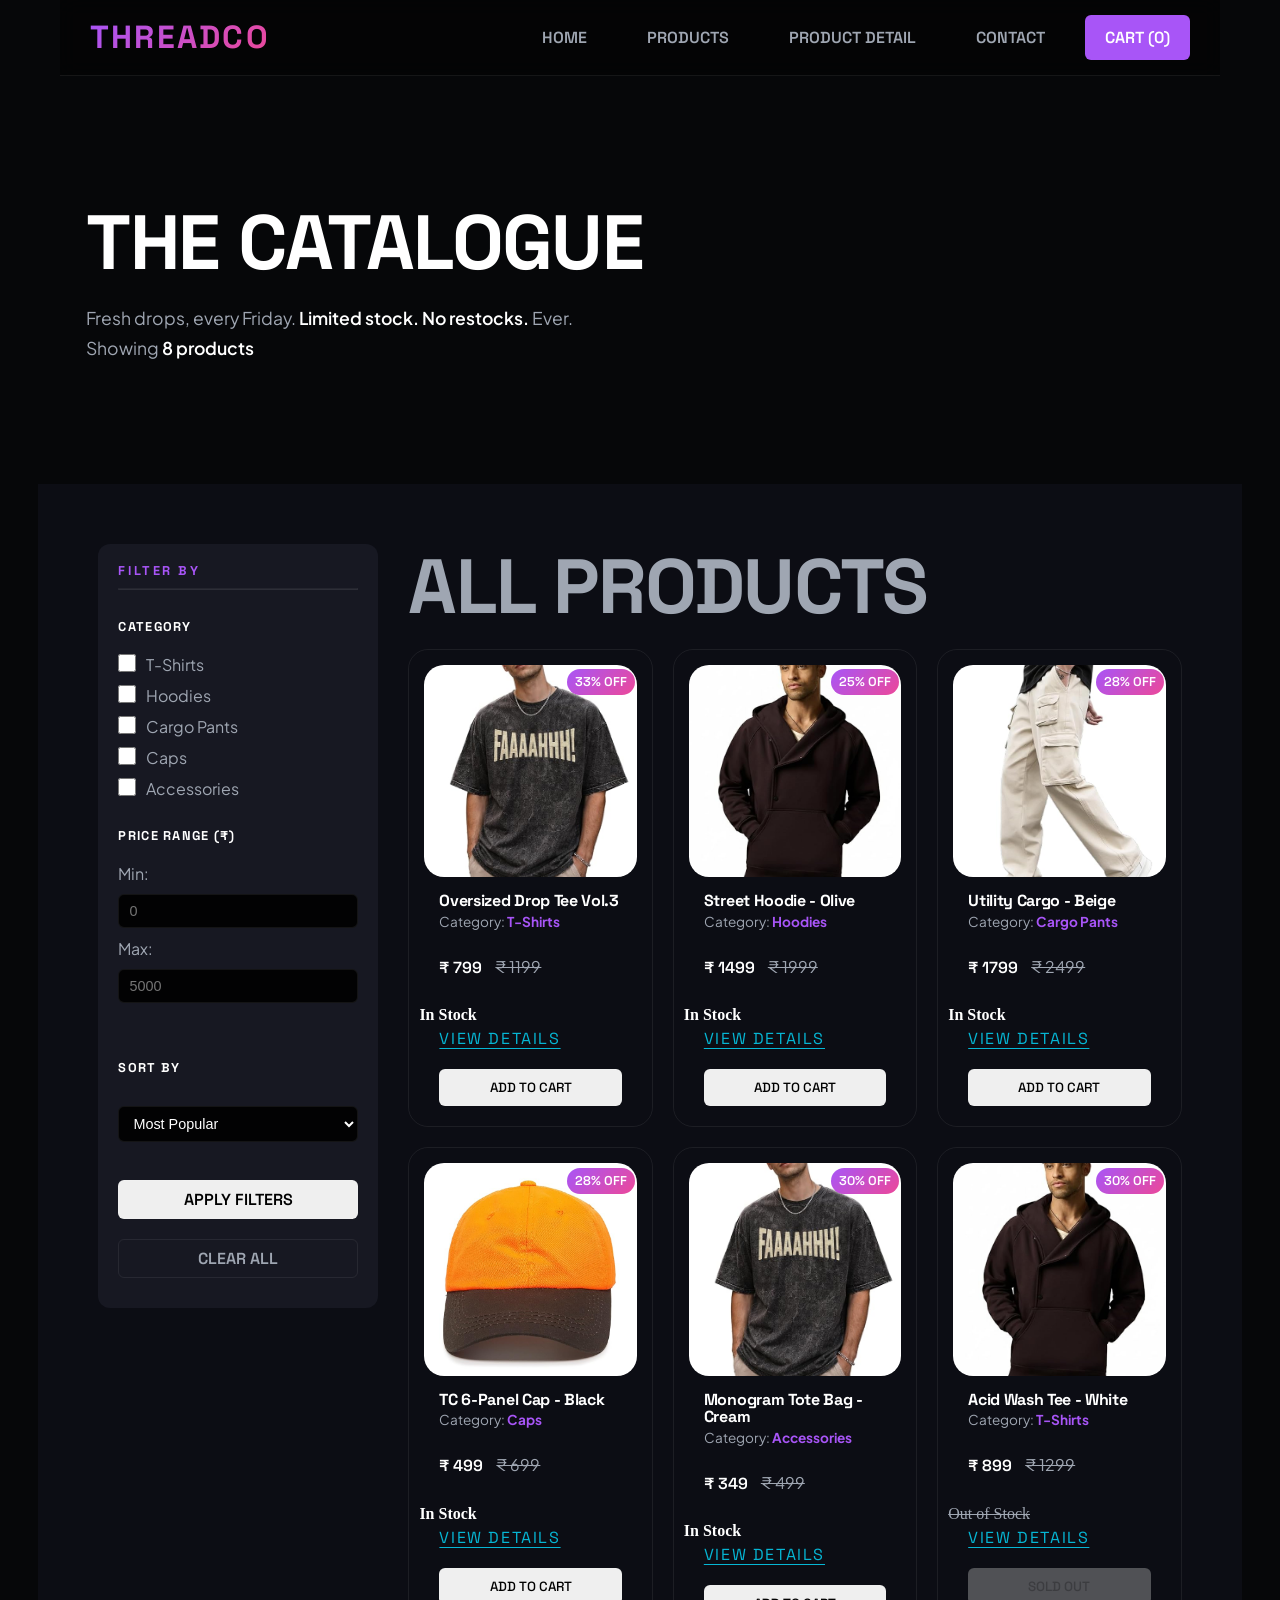
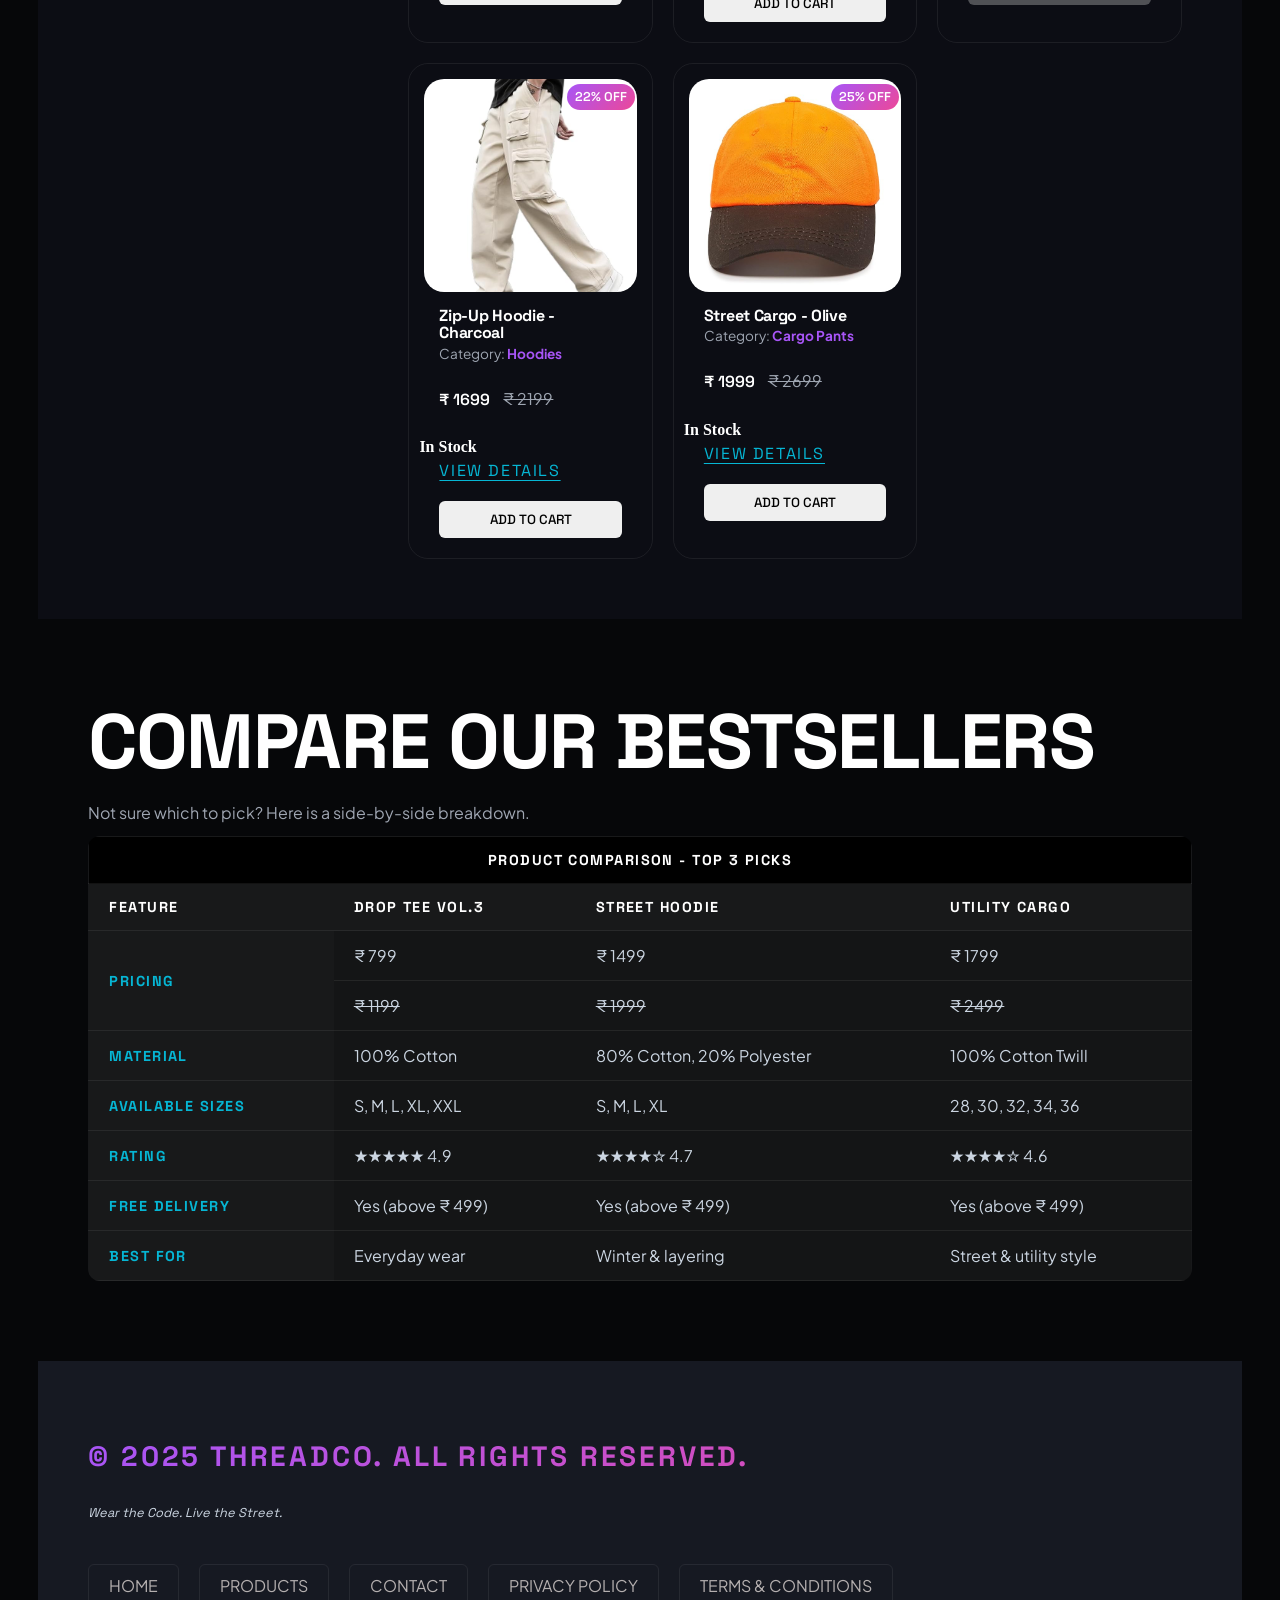
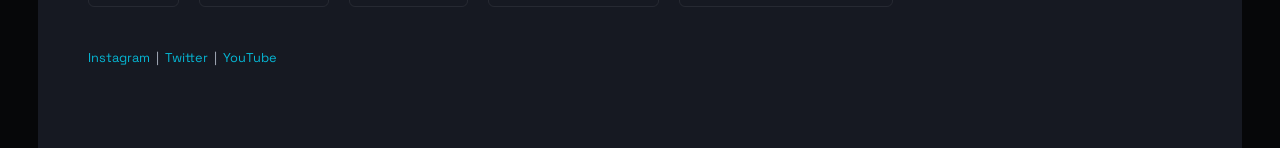
<file: products.html>
<!DOCTYPE html>
<html lang="en">

<head>
    <meta charset="UTF-8">
    <meta name="viewport" content="width=device-width, initial-scale=1.0">
    <title>ThreadCo - The Catalogue</title>
    <!-- <style>
        table,
        tr,
        td,
        th {
            border: 1px solid black;
            border-collapse: collapse;
        }
    </style> -->

    <link rel="stylesheet" href="style.css">
</head>

<body>
    <header>
        <h1>ThreadCo</h1>
        <nav>
            <ul>
                <li><a href="index.html">Home</a></li>
                <li><a href="products.html">Products</a></li>
                <li><a href="product.html">Product Detail</a></li>
                <li><a href="contact.html">Contact</a></li>
                <li><a href="#">Cart (0)</a></li>
            </ul>
        </nav>
    </header>


    <main>
        <section id="catalogue">
            <h2>The Catalogue</h2>
            <p>Fresh drops, every Friday. <strong>Limited stock. No restocks.</strong> Ever.</p>
            <p>Showing <strong>8 products</strong></p>
        </section>


        <div id="product-layout">
            <section id="sidebar">
                <h2>Filter By</h2>
                <hr>
                <h3>Category</h3>

                <ul>
                    <li>
                        <input type="checkbox" id="cat-tshirts" name="category" value="tshirts">
                        <label for="cat-tshirts">T-Shirts</label>
                    </li>
                    <li>
                        <input type="checkbox" id="cat-hoodies" name="category" value="hoodies">
                        <label for="cat-hoodies">Hoodies</label>
                    </li>
                    <li>
                        <input type="checkbox" id="cat-cargo" name="category" value="cargo">
                        <label for="cat-cargo">Cargo Pants</label>
                    </li>
                    <li>
                        <input type="checkbox" id="cat-caps" name="category" value="caps">
                        <label for="cat-caps">Caps</label>
                    </li>
                    <li>
                        <input type="checkbox" id="cat-accessories" name="category" value="accessories">
                        <label for="cat-accessories">Accessories</label>
                    </li>
                </ul>

                <h3>Price Range (&#8377;)</h3>

                <label for="price-min">Min:</label>
                <input type="number" id="price-min" name="price_min" placeholder="0" min="0">
                <br>
                <label for="price-max">Max:</label>
                <input type="number" id="price-max" name="price_max" placeholder="5000" min="0">
                <br><br>

                <h3>Sort By</h3>

                <select id="sort" name="sort">
                    <option value="popular">Most Popular</option>
                    <option value="price-low">Price: Low to High</option>
                    <option value="price-high">Price: High to Low</option>
                    <option value="newest">Newest First</option>
                </select>

                <br><br>

                <button type="button">Apply Filters</button>
                <button type="button">Clear All</button>
            </section>

            <section id="products">
                <h2>All Products</h2>
                <div class="grid">
                    <article>
                        <figure>
                            <img src="images/product 1.jpg" alt="ThreadCo Oversized Drop Tee Vol.3 in Black">
                            <figcaption>Oversized Drop Tee Vol.3</figcaption>
                        </figure>
                        <h3>Oversized Drop Tee Vol.3</h3>
                        <p>Category: <span>T-Shirts</span></p>
                        <p><strong>&#8377; 799</strong> <s>&#8377; 1199</s></p>
                        <p> <mark>33% OFF</mark></p>
                        <p><strong>In Stock</strong></p>
                        <a href="product.html">View Details</a>
                        <button type="button">Add to Cart</button>
                    </article>

                    <article>
                        <figure>
                            <img src="images/product 2.jpg" alt="ThreadCo Street Hoodie in Olive Green">
                            <figcaption>Street Hoodie - Olive</figcaption>
                        </figure>
                        <h3>Street Hoodie - Olive</h3>
                        <p>Category: <span>Hoodies</span></p>
                        <p><strong>&#8377; 1499</strong> <s>&#8377; 1999</s></p>
                        <p> <mark>25% OFF</mark></p>
                        <p><strong>In Stock</strong></p>
                        <a href="product.html">View Details</a>
                        <button type="button">Add to Cart</button>
                    </article>

                    <article>
                        <figure>
                            <img src="images/product 3.jpg" alt="ThreadCo Utility Cargo Pants in Beige">
                            <figcaption>Utility Cargo - Beige</figcaption>
                        </figure>
                        <h3>Utility Cargo - Beige</h3>
                        <p>Category: <span>Cargo Pants</span></p>
                        <p><strong>&#8377; 1799</strong> <s>&#8377; 2499</s></p>
                        <p> <mark>28% OFF</mark></p>
                        <p><strong>In Stock</strong></p>
                        <a href="product.html">View Details</a>
                        <button type="button">Add to Cart</button>
                    </article>

                    <article>
                        <figure>
                            <img src="images/product 4.jpg" alt="ThreadCo 6-Panel Cap in Black">
                            <figcaption>TC 6-Panel Cap - Black</figcaption>
                        </figure>
                        <h3>TC 6-Panel Cap - Black</h3>
                        <p>Category: <span>Caps</span></p>
                        <p><strong>&#8377; 499</strong> <s>&#8377; 699</s></p>
                        <p> <mark>28% OFF</mark></p>
                        <p><strong>In Stock</strong></p>
                        <a href="product.html">View Details</a>
                        <button type="button">Add to Cart</button>
                    </article>

                    <article>
                        <figure>
                            <img src="images/product 1.jpg" alt="ThreadCo Monogram Tote Bag in Cream">
                            <figcaption>Monogram Tote Bag - Cream</figcaption>
                        </figure>
                        <h3>Monogram Tote Bag - Cream</h3>
                        <p>Category: <span>Accessories</span></p>
                        <p><strong>&#8377; 349</strong> <s>&#8377; 499</s> </p>
                        <p><mark>30% OFF</mark></p>
                        <p><strong>In Stock</strong></p>
                        <a href="product.html">View Details</a>
                        <button type="button">Add to Cart</button>
                    </article>

                    <article>
                        <figure>
                            <img src="images/product 2.jpg" alt="ThreadCo Acid Wash Tee in White">
                            <figcaption>Acid Wash Tee - White</figcaption>
                        </figure>
                        <h3>Acid Wash Tee - White</h3>
                        <p>Category: <span>T-Shirts</span></p>
                        <p><strong>&#8377; 899</strong> <s>&#8377; 1299</s> </p>
                        <p><mark>30% OFF</mark></p>
                        <p><s>Out of Stock</s></p>
                        <a href="product.html">View Details</a>
                        <button type="button" disabled>Sold Out</button>
                    </article>

                    <article>
                        <figure>
                            <img src="images/product 3.jpg" alt="ThreadCo Zip-Up Hoodie in Charcoal">
                            <figcaption>Zip-Up Hoodie - Charcoal</figcaption>
                        </figure>
                        <h3>Zip-Up Hoodie - Charcoal</h3>
                        <p>Category: <span>Hoodies</span></p>
                        <p><strong>&#8377; 1699</strong> <s>&#8377; 2199</s> </p>
                        <p><mark>22% OFF</mark></p>
                        <p><strong>In Stock</strong></p>
                        <a href="product.html">View Details</a>
                        <button type="button">Add to Cart</button>
                    </article>

                    <article>
                        <figure>
                            <img src="images/product 4.jpg" alt="ThreadCo Street Cargo in Olive">
                            <figcaption>Street Cargo - Olive</figcaption>
                        </figure>
                        <h3>Street Cargo - Olive</h3>
                        <p>Category: <span>Cargo Pants</span></p>
                        <p><strong>&#8377; 1999</strong> <s>&#8377; 2699</s></p>
                        <p> <mark>25% OFF</mark></p>
                        <p><strong>In Stock</strong></p>
                        <a href="product.html">View Details</a>
                        <button type="button">Add to Cart</button>
                    </article>
                </div>
            </section>
        </div>



        <section class="best-sellers compare-best-sellers">
            <h2>Compare Our Bestsellers</h2>
            <p>Not sure which to pick? Here is a side-by-side breakdown.</p>

            <div class="table-scroll">
                <table>
                    <tr>
                        <th colspan="4">Product Comparison - Top 3 Picks</th>
                    </tr>
                    <tr>
                        <th>Feature</th>
                        <th>Drop Tee Vol.3</th>
                        <th>Street Hoodie</th>
                        <th>Utility Cargo</th>
                    </tr>
                    <tr>
                        <th rowspan="2">Pricing</th>
                        <td>&#8377; 799</td>
                        <td>&#8377; 1499</td>
                        <td>&#8377; 1799</td>
                    </tr>
                    <tr>
                        <td><s>&#8377; 1199</s></td>
                        <td><s>&#8377; 1999</s></td>
                        <td><s>&#8377; 2499</s></td>
                    </tr>
                    <tr>
                        <th>Material</th>
                        <td>100% Cotton</td>
                        <td>80% Cotton, 20% Polyester</td>
                        <td>100% Cotton Twill</td>
                    </tr>
                    <tr>
                        <th>Available Sizes</th>
                        <td>S, M, L, XL, XXL</td>
                        <td>S, M, L, XL</td>
                        <td>28, 30, 32, 34, 36</td>
                    </tr>
                    <tr>
                        <th>Rating</th>
                        <td>&#9733;&#9733;&#9733;&#9733;&#9733; 4.9</td>
                        <td>&#9733;&#9733;&#9733;&#9733;&#9734; 4.7</td>
                        <td>&#9733;&#9733;&#9733;&#9733;&#9734; 4.6</td>
                    </tr>
                    <tr>
                        <th>Free Delivery</th>
                        <td>Yes (above &#8377; 499)</td>
                        <td>Yes (above &#8377; 499)</td>
                        <td>Yes (above &#8377; 499)</td>
                    </tr>
                    <tr>
                        <th>Best For</th>
                        <td>Everyday wear</td>
                        <td>Winter &amp; layering</td>
                        <td>Street &amp; utility style</td>
                    </tr>
                </table>
            </div>
        </section>
    </main>

    <footer id="footer">
        <h3>&copy; 2025 ThreadCo. All rights reserved.</h3>
        <p><em>Wear the Code. Live the Street.</em></p>
        <nav>
            <ul>
                <li><a href="index.html">Home</a></li>
                <li><a href="products.html">Products</a></li>
                <li><a href="contact.html">Contact</a></li>
                <li><a href="#">Privacy Policy</a></li>
                <li><a href="#">Terms &amp; Conditions</a></li>
            </ul>
        </nav>

        <p>
            <a href="https://instagram.com" target="_blank">Instagram</a>
            &nbsp;|&nbsp;
            <a href="https://twitter.com" target="_blank">Twitter</a>
            &nbsp;|&nbsp;
            <a href="https://youtube.com" target="_blank">YouTube</a>
        </p>
    </footer>

</body>

</html>
</file>
<file: style.css>
@import url('https://fonts.googleapis.com/css2?family=Plus+Jakarta+Sans:wght@300;400;500;600;700;800&family=Space+Grotesk:wght@400;500;600;700;800&display=swap');


* {
    padding: 0;
    margin: 0;
    box-sizing: border-box;
}

:root {
    /* Brand Theme Colors */
    --color-primary: #a855f7;
    --color-primary-glow: rgba(168, 85, 247, 0.25);
    --color-secondary: #ec4899;
    --color-secondary-glow: rgba(236, 72, 153, 0.25);
    --color-accent: #06b6d4;


    /* Base & Layout Backgrounds */
    --color-bg-base: #060709;
    --color-bg-section: #0c0d14;
    --color-bg-footer: #161922;
    --color-surface: #11131a;
    --color-surface-muted: #1e212f;


    /* Borders */
    --color-border: rgba(255, 255, 255, 0.07);


    /* Typography Text Colors */
    --white: #ffffff;
    --color-text-body: #cbd5e1;
    --color-text-muted: #9fa6b2;
    --font-display: 'Space Grotesk', sans-serif;
    --font-body: 'Plus Jakarta Sans', sans-serif;
    --radius-sm: 6px;
    --radius-md: 12px;
    --radius-lg: 20px;
    --shadow-sm: 0 4px 12px rgba(0, 0, 0, 0.5);
    --shadow-md: 0 12px 36px rgba(0, 0, 0, 0.7);
    --shadow-lg: 0 24px 64px rgba(0, 0, 0, 0.9);
    --gradient-accent: linear-gradient(135deg, var(--color-primary) 0%, var(--color-secondary) 100%);
    --gradient-secondary: linear-gradient(135deg, var(--color-accent) 0%, #3b82f6 100%);
}

html {
    font-size: 16px;
}

h1,
h2,
h3,
h4,
h5,
h6 {
    font-family: var(--font-display);
    font-weight: 700;
    line-height: 1.1;
    letter-spacing: -0.02em;
    color: var(--white);
}


h1 {
    font-size: clamp(2.4rem, 6vw, 5rem);
}

h2 {
    /* font-size: clamp(1.8rem, 4vw, 3rem); */
    font-size: clamp(2rem,6vw,5rem);
}

h3 {
    font-size: clamp(1.2rem, 2.5vw, 1.75rem);
}

h4 {
    font-size: 1.125rem;
    font-weight: 600;
}

p {
    font-size: 1rem;
    line-height: 1.7;
    color: var(--color-text-muted);
}


small {
    font-size: 0.8rem;
    color: var(--color-text-muted);
}

strong {
    color: var(--white);
    font-weight: 600;
}

em {
    color: var(--color-text-body);
}

ul {
    list-style: none;
}

a {
    /* color: inherit; */
    color: rgb(180, 175, 175);
    text-decoration: none;
}


body {
    background-color: var(--color-bg-base);
    /* padding: 0 50px; */
    padding-left: clamp(20px, 3vw, 40px);
    padding-right: clamp(20px, 3vw, 40px);
    /* padding: 0 clamp(20px,3vw,40px) 0 clamp(20px,3vw,40px); */
    opacity: 1;
    overflow-x: hidden;
}

header {
    position: fixed;
    background-color: rgba(4, 4, 4, 0.604);
    backdrop-filter: blur(10px);
    -webkit-backdrop-filter: blur(10px);
    display: flex;
    /* flex-direction:column ; */
    left: 60px;
    right: 60px;
    border-bottom: 1px solid var(--color-border);
    justify-content: space-between;
    align-items: center;
    padding: 20px 30px;
    text-transform: uppercase;
    z-index: 10;
    /* flex-wrap: wrap; */
    
}

header nav ul {
    display: flex;
    gap: 20px;
    flex-wrap: wrap;
    justify-content: center;
}

header h1 {
    font-size: 2rem;
    letter-spacing: 0.07em;
    background: var(--gradient-accent);
    background-clip: text;
    -webkit-background-clip: text;
    color: transparent;
    -webkit-text-fill-color: transparent;
}


header nav a {
    /* display: inline-block; */
    font-family: var(--font-display);
    color: var(--color-text-muted);
    padding: 12px 20px;
    border-radius: var(--radius-sm);
    font-weight: 600;
    text-wrap: nowrap;
}

header nav a:hover {
    background-color: rgba(32, 31, 31, 0.605);
    color: var(--white);
}

header nav li:last-child a {
    background-color: var(--color-primary);
    color: var(--white);
}

header nav li:last-child a:hover {
    background-color: var(--color-secondary);
}

main {
    /* padding-top: 80px; */
    padding-top: 80px;
}

#hero {
    min-height: 90vh;
    display: flex;
    justify-content: space-between;
    align-items: center;
    padding: 50px 40px;
    gap: 30px; 
    overflow: hidden;
}

.left-hero {
    display: flex;
    flex-direction: column;
    gap: 10px;
    max-width: 690px;
}

.left-hero h2 {
    /* font-size: 5rem; */
    /* font-size: clamp(2rem,6vw,5rem); */
    text-transform: uppercase;
}

#gradient-text {
    background: var(--gradient-accent);
    background-clip: text;
    -webkit-background-clip: text;
    color: transparent;
    -webkit-text-fill-color: transparent;
}

#hero p {
    /* font-size: 1.4rem; */
    font-size: clamp(1rem,1vw,1.8rem);
    font-family: var(--font-body);
}

#cta {
    display: flex;
    gap: 20px;
    margin-top: 20px;
}

#cta a {
    padding: 15px 30px;
    border-radius: var(--radius-sm);
    text-transform: uppercase;
    font-family: var(--font-display);
    font-weight: 700px;
    color: var(--white);
}

.btn1 {
    background: var(--gradient-accent);
    display: flex;
    justify-content: center;
    align-items: center;

}

.btn1:hover {
    /* background-color: var(--color-primary); */
    box-shadow: 0 8px 20px rgba(223, 71, 190, 0.506);
    background: linear-gradient(135deg, #a54ef7 0%, #f2459b 100%);
}

.btn2 {
    border: 2px solid rgba(104, 104, 104, 0.926);
}

.btn2:hover {
    background-color: rgba(255, 255, 255, 0.07);
    border-color: var(--white);
}

.right-hero {
    flex: 1;
    display: flex;
    justify-content: center;
    align-items: center;
    height: 500px;
    min-width: 220px;
    position: relative;

    object-fit: cover;

}

.right-hero-image{

    max-width: 320px;
    height: auto;
    border-radius: var(--radius-lg);
    aspect-ratio: 3/4;
    z-index: 1;
    box-shadow: var(--shadow-md);
    animation: figure-animate 3s infinite alternate;
    border-radius: var(--radius-md);
    overflow: hidden;
}
.right-hero-image img {
    max-width: 100%;
    height: auto;
    display: block;
}

@keyframes figure-animate {

    0% {
        transform: translateY(0);
    }

    100% {

        transform: translateY(-30px);
    }

}

.right-hero img:hover {
    border: 1px solid var(--color-primary);
    box-shadow: var(--shadow-lg);
}

.glow {
    width: 400px;
    height: 400px;
    border-radius: 50%;
    position: absolute;
    filter: blur(50px);
    /* opacity: .5; */

    animation: orb-animate 6s infinite 1s alternate;

}

@keyframes orb-animate {

    0% {
        opacity: 0.3;
    }

    100% {
        opacity: 0.9;
    }

}

.orb1 {
    top: 0%;
    left: 10%;
    background-color: var(--color-primary);
}

.orb2 {
    bottom: 0%;
    right: 10%;
    background-color: var(--color-secondary);
}

#week-drop {
    background-color: #0C0D14;
    padding: 80px 60px;
}

#week-drop h2 {
    text-transform: uppercase;
}

#week-drop>p {
    margin: 15px 0;
    font-family: var(--font-body);
}

.cards {
    display: flex;
    flex-wrap: wrap;
    gap: 20px;
    margin-top: 40px;
}

.cards article,
.grid article {
    flex: 1 1 260px;
    display: flex;
    flex-direction: column;
    padding: 10px;
    border-radius: var(--radius-lg);
    overflow: hidden;
    border: 1px solid var(--color-border);
    transition: all 0.5s linear 0s;
}

figure {
    /* position: relative; */
    overflow: hidden;
    aspect-ratio: 3/4;
    padding: 5px;
    border-radius: var(--radius-lg);
    overflow: hidden;
}

.grid article figure {
    aspect-ratio: 4/4;
}

figcaption {
    display: none;
}

figure img {
    width: 100%;
    height: 100%;
    object-fit: cover;
    border-radius: var(--radius-lg);
    transition: all 0.5s linear 0s;
}



article {
    position: relative;
    /* transition: all 0.5s linear 0s; */
}

article h3 {
    padding: 10px 20px 0;
    font-size: 1rem;
}

article p:first-of-type {
    padding: 0 20px;
    font-family: var(--font-body);
    font-size: 0.85rem;

}

article p span {
    color: var(--color-primary);
    font-weight: 700;
}

article p:nth-of-type(2) {
    padding: 20px 20px;
    font-family: var(--font-body);
}

article p:nth-of-type(2) strong {
    font-family: var(--font-display);
}

article p:nth-of-type(2) s {
    margin-left: 10px;
}


article p:nth-of-type(3) mark {
    background: var(--gradient-accent);
    padding: 2px 8px;
    border-radius: var(--radius-lg);
    color: var(--white);
    font-family: var(--font-display);
    font-weight: 600;
    position: absolute;
    top: 4%;
    right: 7%;
    font-size: 0.8rem;
}

article>a {
    color: var(--color-accent);
    text-decoration: underline;
    text-transform: uppercase;
    letter-spacing: 0.1em;
    font-family: var(--font-display);
    text-underline-offset: 4px;
    padding: 0px 20px 10px;
}

article>a:hover {

    color: var(--color-secondary)
}

article>button {
    margin: 10px 20px;
    padding: 10px 20px;
    border-radius: var(--radius-sm);
    border: none;
    text-transform: uppercase;
    font-family: var(--font-display);
    font-weight: 500;
}

article>button:hover {
    color: var(--white);
    background-color: var(--color-primary);
    cursor: pointer;
}

article:hover {
    border: 1px solid var(--color-primary);
    box-shadow: 0 10px 10px var(--color-primary-glow);
    transform: translateY(-10px);

}

article:hover>figure img {
    transform: scale(1.1);
}


.best-sellers {
    padding: 80px 50px;
}

.best-sellers h2 {
    text-transform: uppercase;
    margin-bottom: 15px;

}

.best-sellers table {

    width: 100%;
    /* border: 1px solid wheat; */
    border-radius: var(--radius-md);
    overflow: hidden;
    border-collapse: collapse;
}

th[colspan="5"] {
    background: var(--gradient-accent);
    padding: 14px 20px;
    font-family: var(--font-display);
    letter-spacing: 0.1em;
    text-transform: uppercase;
    font-size: 1.1rem;
    text-align: center;
    color: white;

}

th {
    padding: 14px 20px;
    text-align: left;
    background-color: rgba(255, 255, 255, 0.07);
    font-family: var(--font-display);
    text-transform: uppercase;
    color: var(--color-text-muted);
    letter-spacing: 0.1em;
    font-size: 0.9rem;
}

td {
    padding: 14px 20px;
    font-family: var(--font-body);
    color: var(--color-text-body);
    background-color: rgba(30, 30, 30, 0.605);
    border-top: 1px solid var(--color-border);
}

tr:hover>td {
    background-color: rgba(255, 255, 255, 0.07);
}

#best-sellers-month tr:hover td:first-child {
    color: var(--color-secondary);
}

#why-threadco {
    padding: 80px 50px;
    color: white;
}


#why-threadco h2 {
    text-transform: uppercase;
    margin-bottom: 6px;
}

#why-threadco p {
    font-family: var(--font-body);
    margin-bottom: 5px;
}

#why-threadco ul {
    display: flex;
    flex-wrap: wrap;
    gap: 20px;
    margin: 50px 0;
}

#why-threadco ul li {
    flex: 1 1 240px;
    background-color: var(--color-surface);
    padding: 24px;
    border-radius: var(--radius-md);
    border: 1px solid var(--color-border);
    border-left: 4px solid var(--color-accent);
    font-family: var(--font-body);
    color: var(--color-text-muted);
    font-size: 0.9rem;
}

#why-threadco ul li:hover {
    border-left: 4px solid var(--color-primary);
}

#why-threadco ul li strong {
    display: block;
    font-family: var(--font-display);
    margin-bottom: 10px;
    font-size: 1.2rem;
}


#why-threadco dl {
    margin: 10px;
    border-top: 1px solid var(--color-border);
    display: flex;
    flex-wrap: wrap;
    padding: 30px 0;
    gap: 10px;
}

#why-threadco dl section {
    flex: 1 1 270px;
    border: 1px solid var(--color-border);
    padding: 24px;
    border-radius: var(--radius-md);
}

#why-threadco dl section:hover {
    background-color: rgba(255, 255, 255, 0.07);
    border: 1px solid var(--color-primary);
}

#why-threadco dl dt {
    color: var(--color-accent);
    font-family: var(--font-display);
    margin-bottom: 10px;
    text-transform: uppercase;
}

#why-threadco dl dd {
    font-family: var(--font-body);
    color: var(--color-text-muted);
    font-size: 0.9rem;
}

#get-early {
    background-color: var(--color-surface);
    text-align: center;
    padding: 120px 30px;
}

#get-early h2 {
    text-transform: uppercase;
    padding: 15px 0;
}

#get-early p {
    font-family: var(--font-body);
    padding: 20px 0;
    font-size: 1.1rem;
    max-width: 520px;
    margin: auto;
}

/* #get-early  form label{
    display: none;
} */

#get-early form {
    display: flex;
    /* justify-content: center; */
    margin: auto;
    border: 1px solid var(--color-border);
    border-radius: var(--radius-sm);
    max-width: 520px;
    overflow: hidden;
}


#get-early input[type="email"] {
    flex: 1;
    padding: 14px 30px;
    background: transparent;
    border: none;
    outline: none;
    color: white;
    font-family: var(--font-body);
    font-size: 1.2rem;
    background-color: rgba(50, 50, 50, 0.305);
}

#get-early input[type="email"]::placeholder {
    font-size: 1.2rem;
}

#get-early form button {
    font-family: var(--font-display);
    letter-spacing: .2em;
    background: var(--gradient-accent);
    text-transform: uppercase;
    padding: 14px 30px;
    border: none;
    color: white;
    font-weight: 700;
    cursor: pointer;
}
#get-early form button:hover {
    /* background-color: var(--color-secondary); */
    box-shadow: 0 8px 20px rgba(223, 71, 190, 0.506);
    background: linear-gradient(135deg, #a54ef7 0%, #f2459b 100%);
}

#get-early small {
    font-family: var(--font-body);
}

#footer {
    background-color: var(--color-bg-footer);
    padding: 80px 50px;

}

#footer {
    background-color: var(--color-bg-footer);
    padding: 80px 50px;

}

#footer h3 {

    text-transform: uppercase;
    background: var(--gradient-accent);
    background-clip: text;
    -webkit-background-clip: text;
    color: transparent;
    -webkit-text-fill-color: transparent;

    letter-spacing: .1em;

    margin-bottom: 10px;

}

#footer p {
    font-size: 1.2rem;
    font-family: var(--font-display);
}

#footer nav ul {
    display: flex;
    gap: 20px;
    margin: 40px 0;
    flex-wrap: wrap;
}

#footer nav ul li {
    border: 1px solid var(--color-border);
    border-radius: var(--radius-sm);
    padding: 10px 20px;
    text-transform: uppercase;
    font-family: var(--font-body);
}

#footer nav ul li:hover {
    border: 1px solid var(--color-primary);
}

#footer p {
    margin-top: 30px;
    font-size: .8rem;
}

#footer p a {
    color: var(--color-accent);
}

#footer p a:hover {
    color: var(--color-secondary);
}


/* products.html */

#catalogue {
    padding: 120px 48px;
}

#catalogue h2 {
    text-transform: uppercase;
    /* font-size: 4rem; */
    padding-bottom: 20px;
}

#catalogue p {

    font-family: var(--font-body);
    font-size: 1.1rem;
}

#product-layout {
    /* sidebar + products (heading + grid) */
    display: grid;
    grid-template-columns: 280px 1fr;
    gap: 30px;
    background-color: var(--color-bg-section);
    padding: 60px;
    position: relative;
    align-items: start;
}

#sidebar {
    background-color: #171822;
    border-radius: var(--radius-md);
    padding: 20px;
    position: sticky;
    top: 100px;
    height: auto;
}

#sidebar h2 {
    text-transform: uppercase;
    color: var(--color-primary);
    font-size: 0.8rem;
    letter-spacing: .2em;
    /* text-decoration: underline;

    text-underline-offset: 5px; */
    padding-bottom: 10px;

}

#sidebar hr {
    opacity: 0.1;
    height: 0.5px;

}

#sidebar h3 {

    padding-top: 30px;
    padding-bottom: 20px;
    text-transform: uppercase;
    font-size: 0.8rem;
    letter-spacing: .1em;

}

#sidebar ul {
    display: flex;
    flex-direction: column;
    gap: 10px;
    color: var(--color-text-muted);
    font-family: var(--font-body);
}


#sidebar ul li {
    display: flex;
    gap: 10px;

}


#sidebar input[type="checkbox"] {
    /* background: transparent; */
    accent-color: var(--color-primary);
    width: 18px;
    height: 18px;
    cursor: pointer;
}

#sidebar label {
    cursor: pointer;
    color: var(--color-text-muted);
    font-family: var(--font-body);
}


#sidebar input[type="number"] {
    width: 100%;
    margin: 10px 0;
    padding: 8px 10px;
    background-color: rgba(0, 0, 0, 0.9);
    border: 1px solid var(--color-border);
    border-radius: var(--radius-sm);
    outline: none;
    color: white;
    font-size: 0.9rem;

}

#sidebar input[type="number"]:focus {
    border-color: var(--color-primary);
}

#sidebar select {
    width: 100%;
    margin: 10px 0;
    padding: 8px 10px;
    background-color: rgba(0, 0, 0, 0.9);
    border: 1px solid var(--color-border);
    border-radius: var(--radius-sm);
    outline: none;
    color: white;
    font-size: 0.9rem;
}


#sidebar button {
    width: 100%;
    margin: 10px 0;
    padding: 8px 10px;
    border: 1px solid var(--color-border);
    font-size: 1rem;
    font-family: var(--font-display);
    text-transform: uppercase;
    border-radius: var(--radius-sm);
    font-weight: 600;
    cursor: pointer;
    transition: all 0.3s;
}
#sidebar button:hover {
    transform: translateY(-2px);
    box-shadow: 0px 10px 10px rgb(66, 60, 60);
}

#sidebar button:nth-of-type(2) {
    background-color: transparent;
    color: var(--color-text-muted);
}
#sidebar button:nth-of-type(2):hover {
    
    background-color: rgba(255, 255, 255, 0.07);
    border-color: var(--white);
}

#products h2 {
    text-transform: uppercase;
    color: var(--color-text-muted);
    /* font-size: 1.3rem; */
    padding-bottom: 20px;
}

.grid {
    display: grid;
    grid-template-columns: repeat(auto-fill, minmax(240px, 1fr));
    gap: 20px;
}

.compare-best-sellers p {
    font-size: 1rem;
    font-family:var(--font-body);
    margin-bottom: 10px;
}

.compare-best-sellers table tr:first-child th{
    background-color: black;
    text-align: center;
    color: var(--white);
}

.compare-best-sellers table tr th ,.compare-best-sellers table tr td {
    border: none;
    /* border-collapse: collapse; */
}

.compare-best-sellers table tr:nth-of-type(2) th {
    color: var(--white);
}

.compare-best-sellers table tr th {
    color: var(--color-accent);
}

.compare-best-sellers table tr  {
    border: 1px solid var(--color-border);
}

/* product.html */


nav[aria-label="breadcrumb"] {
    display: inline-block;
    padding: 15px 30px;
    color: var(--color-text-muted);
    font-family: var(--font-body);
    font-size: .8rem;
}

nav[aria-label="breadcrumb"] a {
    display: inline-block;
    padding: 0 3px;
    color: var(--color-primary);
}

nav[aria-label="breadcrumb"] a:hover {
    color: var(--color-secondary);
}

#product-detail {
    display: flex;
    padding: 40px 30px;
    flex-wrap: wrap;
    justify-content: center;
    gap: 40px;

}

#product-detail figure {
    flex: 0 0 50%;
}

#product-detail div {
    flex: 1;
}

.product-detail-left h2 {
    text-transform: uppercase;
    margin-bottom: 20px;
}

.product-detail-left p {
    font-family: var(--font-body);
    font-size: 1.05rem;
    margin-bottom: 40px;
}

.product-detail-left mark {
    background: var(--gradient-accent);
    padding: 8px 16px;
    border-radius: var(--radius-lg);
    color: var(--white);
    font-family: var(--font-display);
    font-weight: 600;
    top: 4%;
    right: 7%;
    font-size: 0.8rem;
}

.product-detail-left p:nth-of-type(2) {
    display: flex;
    align-items: center;
    gap: 15px;
    margin-bottom: 10px;

}

.product-detail-left p:nth-of-type(2) strong {
    font-size: 2.5rem;
    font-family: var(--font-display);

}

.product-detail-left label {
    display: block;
    color: white;
    text-transform: uppercase;
    font-family: var(--font-display);
    letter-spacing: 0.1em;
    font-size: 0.9rem;
}

.product-detail-left input[type="number"],
.product-detail-left select {

    background-color: rgba(255, 255, 255, 0.07);
    border: 1px solid var(--color-border);
    outline: none;
    padding: 10px 20px;
    margin: 10px 0;
    width: 100%;
    max-width: 300px;
    color: white;
    border-radius: var(--radius-sm);

}
#size-select option {
  background-color: #18191A; 
  color: #fff;            
}

       

.product-detail-left input[type="number"]:focus,
.product-detail-left select:focus {

    border-color: var(--color-primary);

}


.product-detail-left a {
    margin-left: 10px;
    font-family: var(--font-body);
    text-decoration: underline;
    color: var(--color-accent);
    font-size: 0.9rem;
    text-underline-offset: 4px;
}

.product-detail-btns {
    display: flex;
    gap: 10px;

}

.product-detail-btns button {
    flex: 1;
    padding: 10px;
    font-size: 1.1rem;
    text-transform: uppercase;
    font-family: var(--font-display);
    border: none;
    border-radius: var(--radius-sm);
    color: white;
    font-weight: 500;
}

.product-detail-btns button:first-child {
    flex: 1.5;
    background: var(--gradient-accent);
    cursor: pointer;
}
.product-detail-btns button:first-child:hover {

    box-shadow: 0 8px 20px rgba(223, 71, 190, 0.506);
    background: linear-gradient(135deg, #a54ef7 0%, #f2459b 100%);
}

.product-detail-btns button:nth-of-type(2) {
    background-color: transparent;
    border: 1px solid white;
    cursor: pointer;
}

.product-detail-btns button:nth-of-type(2):hover {
    /* background-color: var(--color-primary); */
    background-color: white;
    color: black;
    
}

.product-detail-left ul {
    color: white;
    display: flex;
    flex-direction: column;
    gap: 10px;
    padding: 30px;
    border: 1px solid var(--color-border);
    border-left: 3px solid var(--color-accent);
    background-color: var(--color-surface);
    border-radius: var(--radius-md);
}

.product-detail-left ul li {
    color: var(--color-text-muted);
    font-family: var(--font-body);
}


#size-chart {
    padding: 70px;
    background-color: var(--color-bg-section);
}

#size-chart h2 {
    text-transform: uppercase;
    margin: 10px 0;
}

#size-chart p {
    font-family: var(--font-body);
}

#size-chart caption {
    color: var(--color-text-muted);
    margin-top: 30px;
    margin-bottom: 10px;
    font-family: var(--font-body);
    font-size: 0.9rem;
}

#size-chart table tr:first-child th {
    background-color: black;
    color: white;
    text-align: center;
}

#size-chart table tr:nth-of-type(2) th {
    color: white;
}


#size-chart table tr th,
#size-chart table tr td {
    background-color: #11141B;
}

#size-chart table tr:hover th,
#size-chart table tr:hover td {
    background-color: #11141b81;
}

#product-details {
    color: white;
    padding: 80px 40px;

}

#product-details dl {
    display: flex;
    flex-direction: column;
    gap: 10px;
    flex-wrap: wrap;
}

#product-details dl div {
    display: flex;
    border-top: 1px solid var(--color-border);
    width: 100%;
    max-width: 800px;
    gap: 10px;
    padding: 8px 0;
    margin-top: 10px;
    align-items: center;
    flex-wrap: wrap;
}

#product-details dl div dt {
    flex: 1 1 100px;
    color: var(--color-text-muted);
    font-family: var(--font-display);
}

#product-details dl div dd {
    flex: 2;
    font-family: var(--font-body);
}

.customer-reviews {
    background-color: var(--color-bg-section);
    padding: 80px 40px;
}

.customer-reviews h2 {
    text-transform: uppercase;
    padding: 10px 0;
}

.customer-reviews p {
    font-family: var(--font-body);
    color: white;
    font-size: 1.1rem;
}

.customer-reviews-details{
    display: flex;
    gap: 20px;
    margin: 20px 0;
}

.customer-reviews-details article {
    flex: 1;
    border-radius: var(--radius-sm);
    border: 1px solid var(--color-border);
    background-color: var(--color-surface);
    padding: 30px;
}


.customer-reviews-details article p:first-of-type {
    color: #F59E0D;
}

.might-also-like {
    padding: 40px 30px;
}
.might-also-like h3{
    padding: 30px 0;
}


.also-like-items {
    display: flex;
    gap: 20px;
    flex-wrap: wrap;
}

.also-like-items article {
    flex: 1;
    border: 1px solid var(--color-border);
    padding: 10px;
    border-radius: var(--radius-lg);
    background-color: var(--color-surface);
}

.also-like-items article figure {
    aspect-ratio: 1;
}



/* contact.html page */

.get-in-touch {
    padding: 140px 70px;
}

.get-in-touch h2 {
    /* font-size: 4.5rem; */
    text-transform: uppercase;
}

.get-in-touch p {
    padding-top: 10px;
    font-family: var(--font-body);
}

.details {
    background-color: var(--color-bg-section);
    display: flex;
    padding: 100px 70px;
    gap: 70px;
    align-items: flex-start;
}

.send-us-message {
    flex: 1;
    padding-top: 80px;
}

.our-details {
    flex: 0 0 360px;
}

.send-us-message h2,
.our-details h2 {
    /* font-size: 1.5rem; */
    text-transform: uppercase;
}

.send-us-message fieldset {
    background-color: var(--color-surface);
    border-radius: var(--radius-md);
    border: 1px solid var(--color-border);
    margin-top: 20px;
    padding: 30px;
}

.send-us-message legend {
    color: var(--color-primary);
    text-transform: uppercase;
    font-family: var(--font-display);
    font-weight: 500;
    font-size: 0.8rem;
}

.send-us-message label {
    display: block;
    color: var(--white);
    text-transform: uppercase;
    font-family: var(--font-display);
    font-size: 0.8rem;
    padding: 20px 0 10px;
}

.send-us-message input[type="email"],
.send-us-message input[type="text"],
.send-us-message input[type="tel"],
.send-us-message select,
.send-us-message textarea {
    width: 100%;
    border-radius: var(--radius-sm);
    border: 1px solid var(--color-border);
    background-color: rgba(0, 0, 0, 0.5);
    padding: 20px 10px;
    font-size: 0.9rem;
    color: white;
    outline: none;
}

.send-us-message input:focus,
.send-us-message select:focus,
.send-us-message textarea:focus {
    border-color: var(--color-primary);
}
#subject option {
  background-color: #18191A; 
  color: #fff;            
}

.send-us-message small {
    display: block;
    font-family: var(--font-body);
    padding-top: 5px;
}

.consent {
    display: flex;
    align-items: center;
    gap: 10px;
    margin: 20px 0;
}

.consent input {
    width: 20px;
    height: 20px;
    accent-color: var(--color-primary);
}

.consent label {
    padding: 0;
}

.send-us-message input::placeholder,
.send-us-message select::placeholder,
.send-us-message textarea::placeholder {
    font-family: var(--font-body);
}

.contact-btns {
    display: flex;
    margin: 40px 0;
    gap: 10px;
}

.contact-btns button {
    padding: 10px 20px;
    border-radius: var(--radius-sm);
    outline: none;
    border: 1px solid var(--color-border);
    font-family: var(--font-display);
    text-transform: uppercase;
    font-weight: 500;

}

.contact-btns button:first-child {

    background: var(--gradient-accent);
    color: white;
    border: none;
    cursor: pointer;
}
.contact-btns button:first-child:hover {

    /* background-color: var(--color-primary); */
    box-shadow: 0 8px 20px rgba(223, 71, 190, 0.506);
    background: linear-gradient(135deg, #a54ef7 0%, #f2459b 100%);
}

.contact-btns button:last-child {

    color: var(--color-text-muted);
    background: none;
    cursor: pointer;
}
.contact-btns button:last-child:hover {

background-color: rgba(255, 255, 255, 0.07);
    border-color: var(--white);
}

.send-us-message input[type="file"] {
    color: var(--color-text-muted);
}

.our-details {
    position: sticky;
    top: 100px;
}

.our-details address {
    background-color: var(--color-surface);
    padding: 40px;
    border: 1px solid var(--color-border);
    border-left: 3px solid var(--color-primary);
    color: white;
    margin: 30px 0;
    border-radius: var(--radius-md);
    font-style: normal;
    font-family: var(--font-body);
    color: var(--color-text-muted);

}

.our-details address strong {
    font-size: 1.3rem;
    font-family: var(--font-display);
    margin-bottom: 20px;
    display: inline-block;
}

.our-details address a {
    color: var(--color-accent);
    text-decoration: underline;
    text-underline-offset: 5px;
    margin-bottom: 10px;
    display: inline-block;
}

.our-details address a:hover {
    color: var(--color-secondary);
}

.our-details div:first-of-type {
    margin-top: 50px;
    margin-bottom: 30px;
}

.our-details div:first-of-type h3,
.our-details div:last-of-type h3 {
    font-size: 0.8rem;
    padding-bottom: 7px;
    color: var(--color-text-muted);
    letter-spacing: .1em;
    text-transform: uppercase;
}

.our-details div:first-of-type table {
    border-collapse: collapse;
    border-radius: var(--radius-md);
    overflow: hidden;
}

.our-details div:last-of-type ul {
    display: flex;
    flex-direction: column;
    gap: 10px;
}


.our-details div:last-of-type ul li {
    border: 1px solid var(--color-border);
    border-radius: var(--radius-sm);
    padding: 15px 25px;
    font-family: var(--font-body);
    background-color: var(--color-surface);
}

.our-details div:last-of-type ul li:hover {
    color: var(--white);
    border-color: var(--color-primary);
}

.common-questions {
    padding: 80px 40px;
    color: white;

}

.common-questions h2{ 
    text-transform: uppercase;

}

.common-questions p{ 
    font-family: var(--font-body);
    
}

.common-questions details {
    font-family: var(--font-body);
    border-top:1px solid var(--color-border);
    padding: 30px 0;
    list-style: none;
}

.common-questions details:last-of-type {
    border-bottom: 1px solid var(--color-border);
}

.common-questions summary {
    list-style: none;
    display:  flex;
    justify-content: space-between;
    align-items: center;
    font-family: var(--font-display);
    font-weight: 500;
}

.common-questions summary::after {
    content: "+";
    font-size: 2rem;
    font-weight: 500;
    transition: all 0.1s linear;
}

.common-questions details[open] {
    color: var(--color-primary);
}

.common-questions details[open] summary::after {
    color: var(--color-secondary);
    transform: rotate(45deg);
}

.common-questions p {
padding-top: 30px;
width: 100%;
max-width: 900px;
}


@media (max-width: 1200px) {

    header {

        left: 0px;
        right: 0px;

    }

    #hero {
        flex-direction: column;
        text-align: center;
    }

    .left-hero {
        justify-content: center;
        align-items: center;
    }
}

@media (max-width: 992px) {
    header {
        flex-direction: column;
        gap: 10px;
    }

    header nav a {
        padding: 6px 10px;
        font-size: 0.9rem;
    }

    nav[aria-label="breadcrumb"] {
        margin-top: 20px;
    }
}


@media (max-width: 768px) {

    header {
        position: static;

    }

    main {
        padding-top: 0;
    }


    .best-sellers,
    #size-chart {
        padding: 60px 10px;

    }


    .table-scroll {
        overflow-x: auto;

        /* scrollbar-width: none; */

    }


    #product-layout {
        display: flex;
        flex-direction: column;
        padding: 20px 10px;
    }

    #sidebar {
        position: static;
        width: 100%;
    }


    .customer-reviews {
        padding: 60px 10px;
    }

    .customer-reviews p {
        font-size: 0.9rem;
    }

    .get-in-touch {
        padding: 70px 30px;
    }


    .details {
        flex-direction: column;
        padding: 20px;
        gap: 70px;
    }


    .details section {
        flex: 1;
    }

    .our-details {
        position: static;
        width: 100%;
    }

    table {
        min-width: 400px;
        width: 100%;
    }

    .send-us-message fieldset {
        margin-top: 10px;
        padding: 15px;
    }

    .send-us-message {
        flex: 1;
        padding-top: 40px;
    }


    .contact-btns {
        flex-direction: column;
    }

    .contact-btns button {
        flex: 1;
    }

    nav[aria-label="breadcrumb"] {
        margin-top: 5px;
    }

    .customer-reviews-details {
        flex-direction: column;
    }

    .also-like-items {
        flex-direction: column;
    }


}

@media (max-width : 480px) {

    header {
        padding: 20px 15px;
    }

    #cta {
        flex-direction: column;
    }

    #get-early form {
        flex-direction: column;

    }

    #week-drop {
        padding: 40px 10px;
    }

    body {
        padding: 0;
    }

}
</file>
